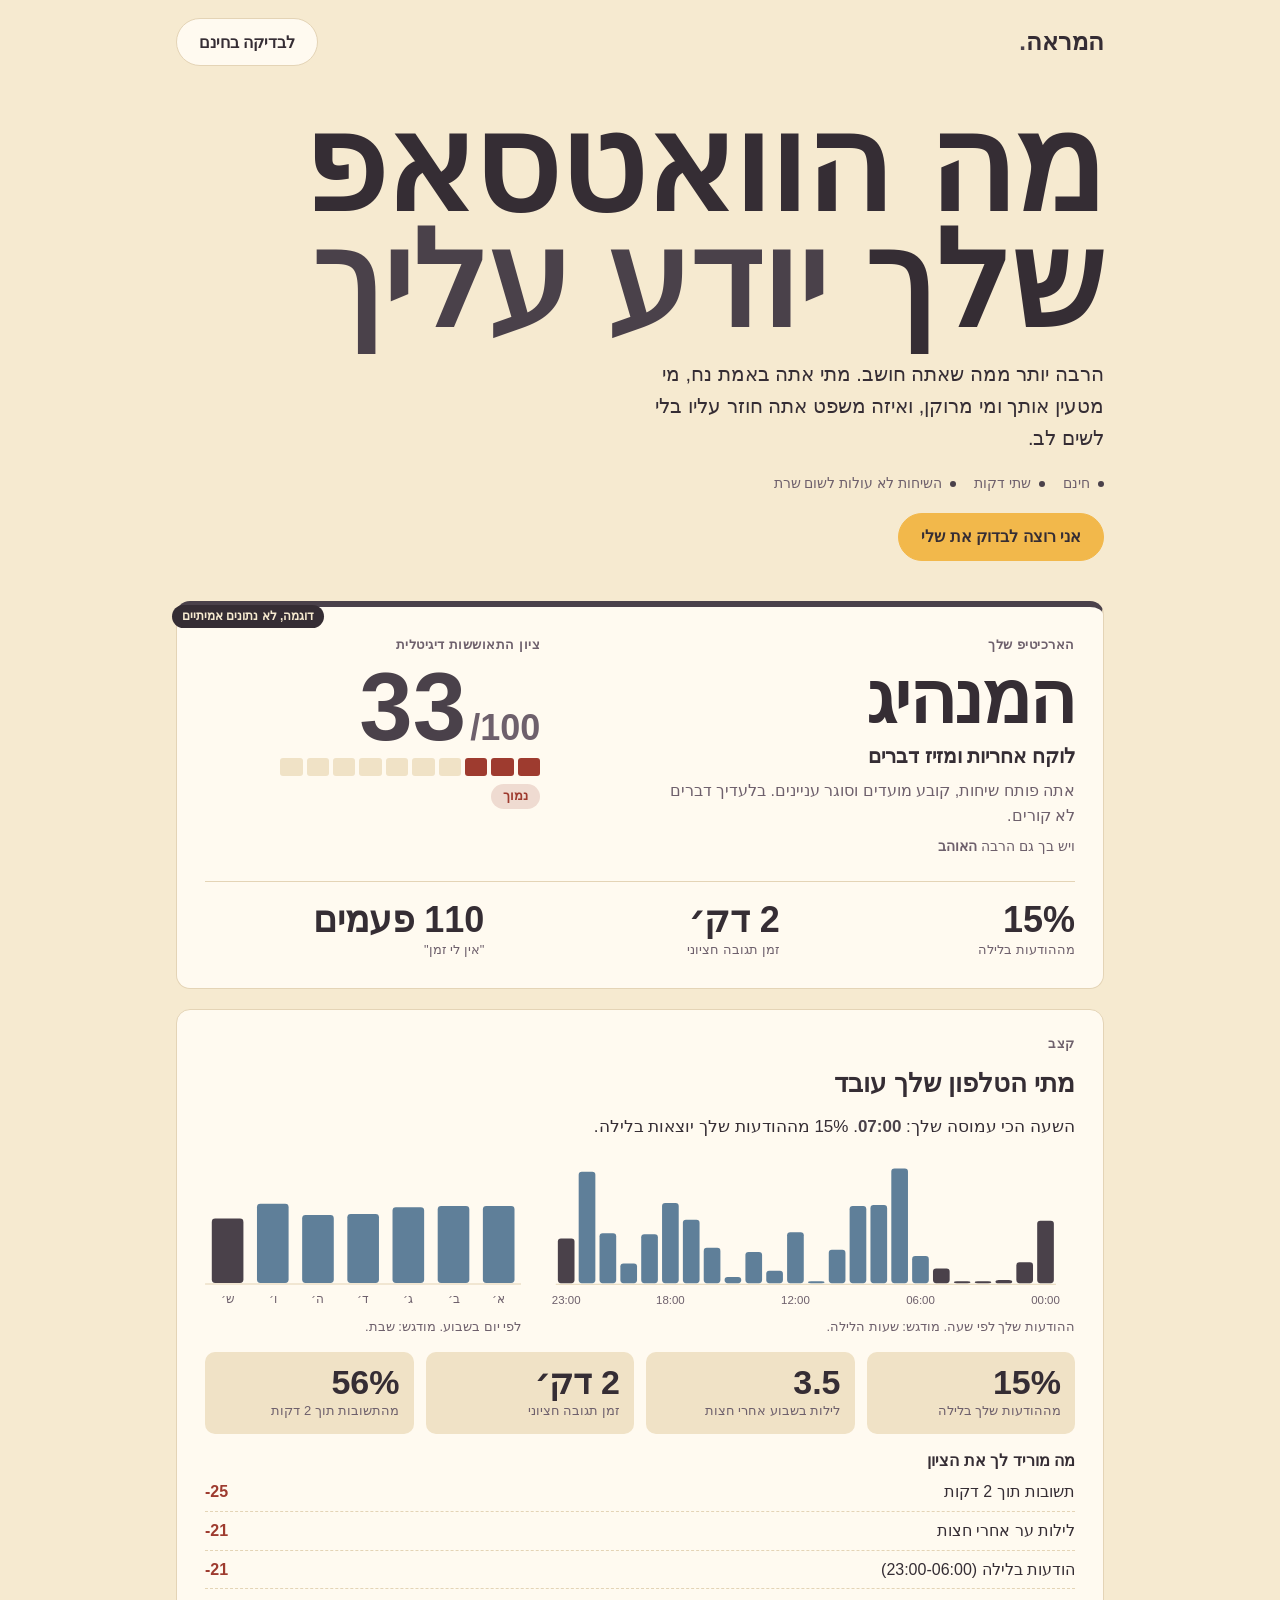
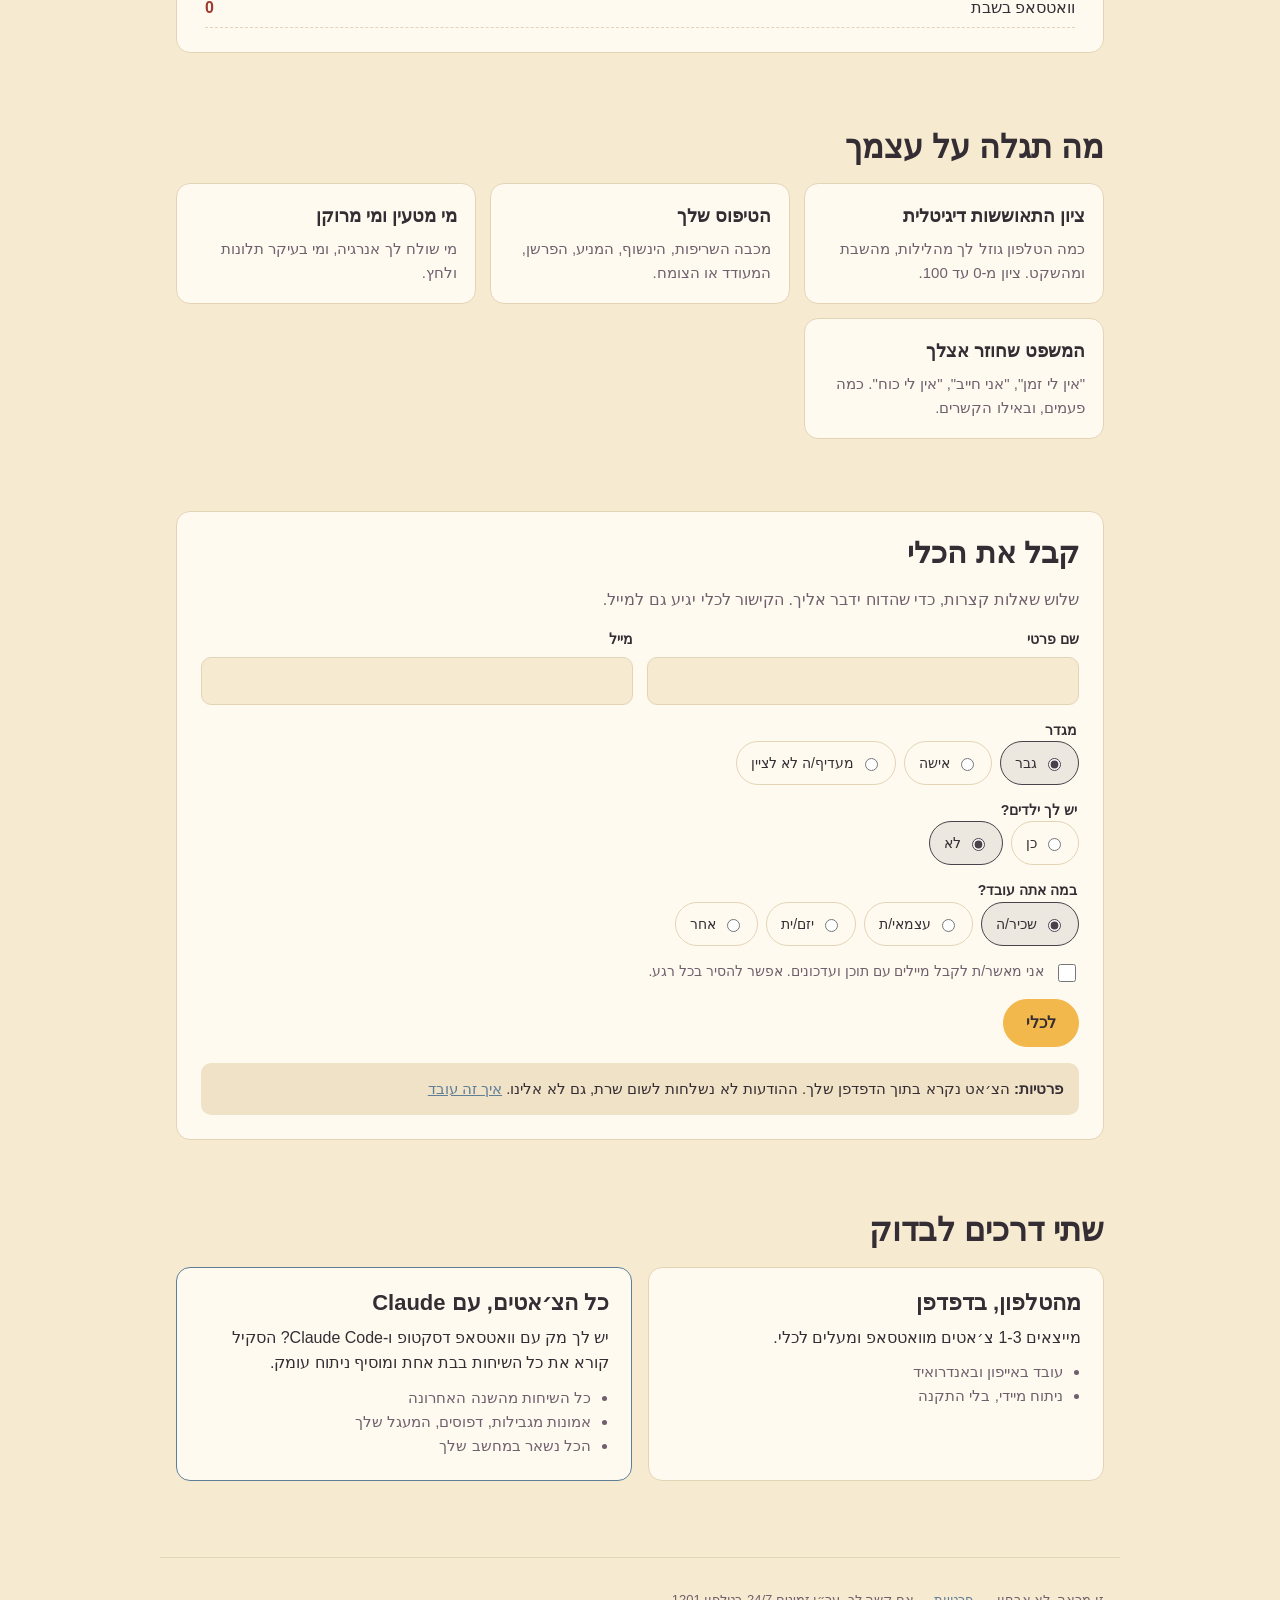
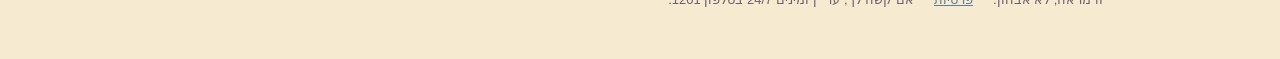
<file: whatsapp-insights/web/index.html>
<!doctype html>
<html lang="he" dir="rtl">
<head>
<meta charset="utf-8">
<meta name="viewport" content="width=device-width, initial-scale=1, viewport-fit=cover">
<title>מה הוואטסאפ שלך יודע עליך</title>
<meta name="description" content="כלי חינמי שקורא את הצ׳אטים שלך ומחזיר ציון התאוששות דיגיטלית, הטיפוס שלך, מי מטעין אותך ומי מרוקן. הכל רץ בתוך הדפדפן.">
<meta property="og:title" content="מה הוואטסאפ שלך יודע עליך">
<meta property="og:description" content="הרבה יותר ממה שאתה חושב. ציון התאוששות דיגיטלית, הטיפוס שלך, ומי מטעין אותך.">
<link rel="preconnect" href="https://fonts.googleapis.com">
<link rel="preconnect" href="https://fonts.gstatic.com" crossorigin>
<link rel="stylesheet" href="https://fonts.googleapis.com/css2?family=IBM+Plex+Sans+Hebrew:wght@400;500;600;700&family=Karantina:wght@400;700&display=swap">
<link rel="stylesheet" href="assets/styles.css">
</head>
<body>
<header class="wai-wrap site-head">
  <a class="site-mark" href="./">המראה<span>.</span></a>
  <a class="wai-btn" href="#signup">לבדיקה בחינם</a>
</header>

<main>
  <section class="wai-wrap hero">
    <h1>מה הוואטסאפ שלך <em>יודע עליך</em></h1>
    <p class="hero__sub">הרבה יותר ממה שאתה חושב. מתי אתה באמת נח, מי מטעין אותך ומי מרוקן, ואיזה משפט אתה חוזר עליו בלי לשים לב.</p>
    <ul class="hero__proof">
      <li>חינם</li>
      <li>שתי דקות</li>
      <li>השיחות לא עולות לשום שרת</li>
    </ul>
    <div><a class="wai-btn wai-btn--primary" href="#signup">אני רוצה לבדוק את שלי</a></div>
  </section>

  <section class="wai-wrap preview" aria-label="דוגמה לדוח">
    <span class="preview__label">דוגמה, לא נתונים אמיתיים</span>
    <div id="demo"></div>
  </section>

  <section class="wai-wrap block">
    <h2>מה תגלה על עצמך</h2>
    <ul class="discover">
      <li><b>ציון התאוששות דיגיטלית</b><span>כמה הטלפון גוזל לך מהלילות, מהשבת ומהשקט. ציון מ-0 עד 100.</span></li>
      <li><b>הטיפוס שלך</b><span>מכבה השריפות, הינשוף, המניע, הפרשן, המעודד או הצומח.</span></li>
      <li><b>מי מטעין ומי מרוקן</b><span>מי שולח לך אנרגיה, ומי בעיקר תלונות ולחץ.</span></li>
      <li><b>המשפט שחוזר אצלך</b><span>"אין לי זמן", "אני חייב", "אין לי כוח". כמה פעמים, ובאילו הקשרים.</span></li>
    </ul>
  </section>

  <section class="wai-wrap block" id="signup">
    <div class="signup">
      <h2>קבל את הכלי</h2>
      <p class="wai-muted">שלוש שאלות קצרות, כדי שהדוח ידבר אליך. הקישור לכלי יגיע גם למייל.</p>
      <form class="form" id="lead-form" novalidate>
        <div class="form__row">
          <div class="field"><label for="lead-name">שם פרטי</label><input id="lead-name" name="name" type="text" autocomplete="given-name" required></div>
          <div class="field"><label for="lead-email">מייל</label><input id="lead-email" name="email" type="email" autocomplete="email" inputmode="email" dir="ltr" required></div>
        </div>
        <fieldset class="field"><legend>מגדר</legend><div class="options">
          <label><input type="radio" name="gender" value="m" id="g-m" checked> גבר</label>
          <label><input type="radio" name="gender" value="f" id="g-f"> אישה</label>
          <label><input type="radio" name="gender" value="x" id="g-x"> מעדיף/ה לא לציין</label>
        </div></fieldset>
        <fieldset class="field"><legend>יש לך ילדים?</legend><div class="options">
          <label><input type="radio" name="kids" value="yes" id="k-yes"> כן</label>
          <label><input type="radio" name="kids" value="no" id="k-no" checked> לא</label>
        </div></fieldset>
        <fieldset class="field"><legend>במה אתה עובד?</legend><div class="options">
          <label><input type="radio" name="occupation" value="employee" id="o-emp" checked> שכיר/ה</label>
          <label><input type="radio" name="occupation" value="freelancer" id="o-free"> עצמאי/ת</label>
          <label><input type="radio" name="occupation" value="founder" id="o-found"> יזם/ית</label>
          <label><input type="radio" name="occupation" value="other" id="o-other"> אחר</label>
        </div></fieldset>
        <label class="consent" for="lead-consent"><input type="checkbox" id="lead-consent" name="consent"> אני מאשר/ת לקבל מיילים עם תוכן ועדכונים. אפשר להסיר בכל רגע.</label>
        <p class="form__error" id="lead-error" role="alert" hidden></p>
        <div><button type="submit" class="wai-btn wai-btn--primary">לכלי</button></div>
      </form>
      <p class="privacy-note"><b>פרטיות:</b> הצ׳אט נקרא בתוך הדפדפן שלך. ההודעות לא נשלחות לשום שרת, גם לא אלינו. <a href="privacy.html">איך זה עובד</a></p>
    </div>
  </section>

  <section class="wai-wrap block">
    <h2>שתי דרכים לבדוק</h2>
    <div class="paths">
      <div class="path">
        <h3>מהטלפון, בדפדפן</h3>
        <p>מייצאים 1-3 צ׳אטים מוואטסאפ ומעלים לכלי.</p>
        <ul><li>עובד באייפון ובאנדרואיד</li><li>ניתוח מיידי, בלי התקנה</li></ul>
      </div>
      <div class="path path--pro">
        <h3>כל הצ׳אטים, עם Claude</h3>
        <p>יש לך מק עם וואטסאפ דסקטופ ו-Claude Code? הסקיל קורא את כל השיחות בבת אחת ומוסיף ניתוח עומק.</p>
        <ul><li>כל השיחות מהשנה האחרונה</li><li>אמונות מגבילות, דפוסים, המעגל שלך</li><li>הכל נשאר במחשב שלך</li></ul>
      </div>
    </div>
  </section>
</main>

<footer class="wai-wrap site-foot">
  <span>זו מראה, לא אבחון.</span>
  <a href="privacy.html">פרטיות</a>
  <span>אם קשה לך, ער״ן זמינים 24/7 בטלפון 1201.</span>
</footer>

<script src="config.js"></script>
<script src="assets/lexicon.js"></script>
<script src="assets/engine.js"></script>
<script src="assets/dashboard.js"></script>
<script src="assets/demo.js"></script>
<script src="assets/landing.js"></script>
</body>
</html>
</file>
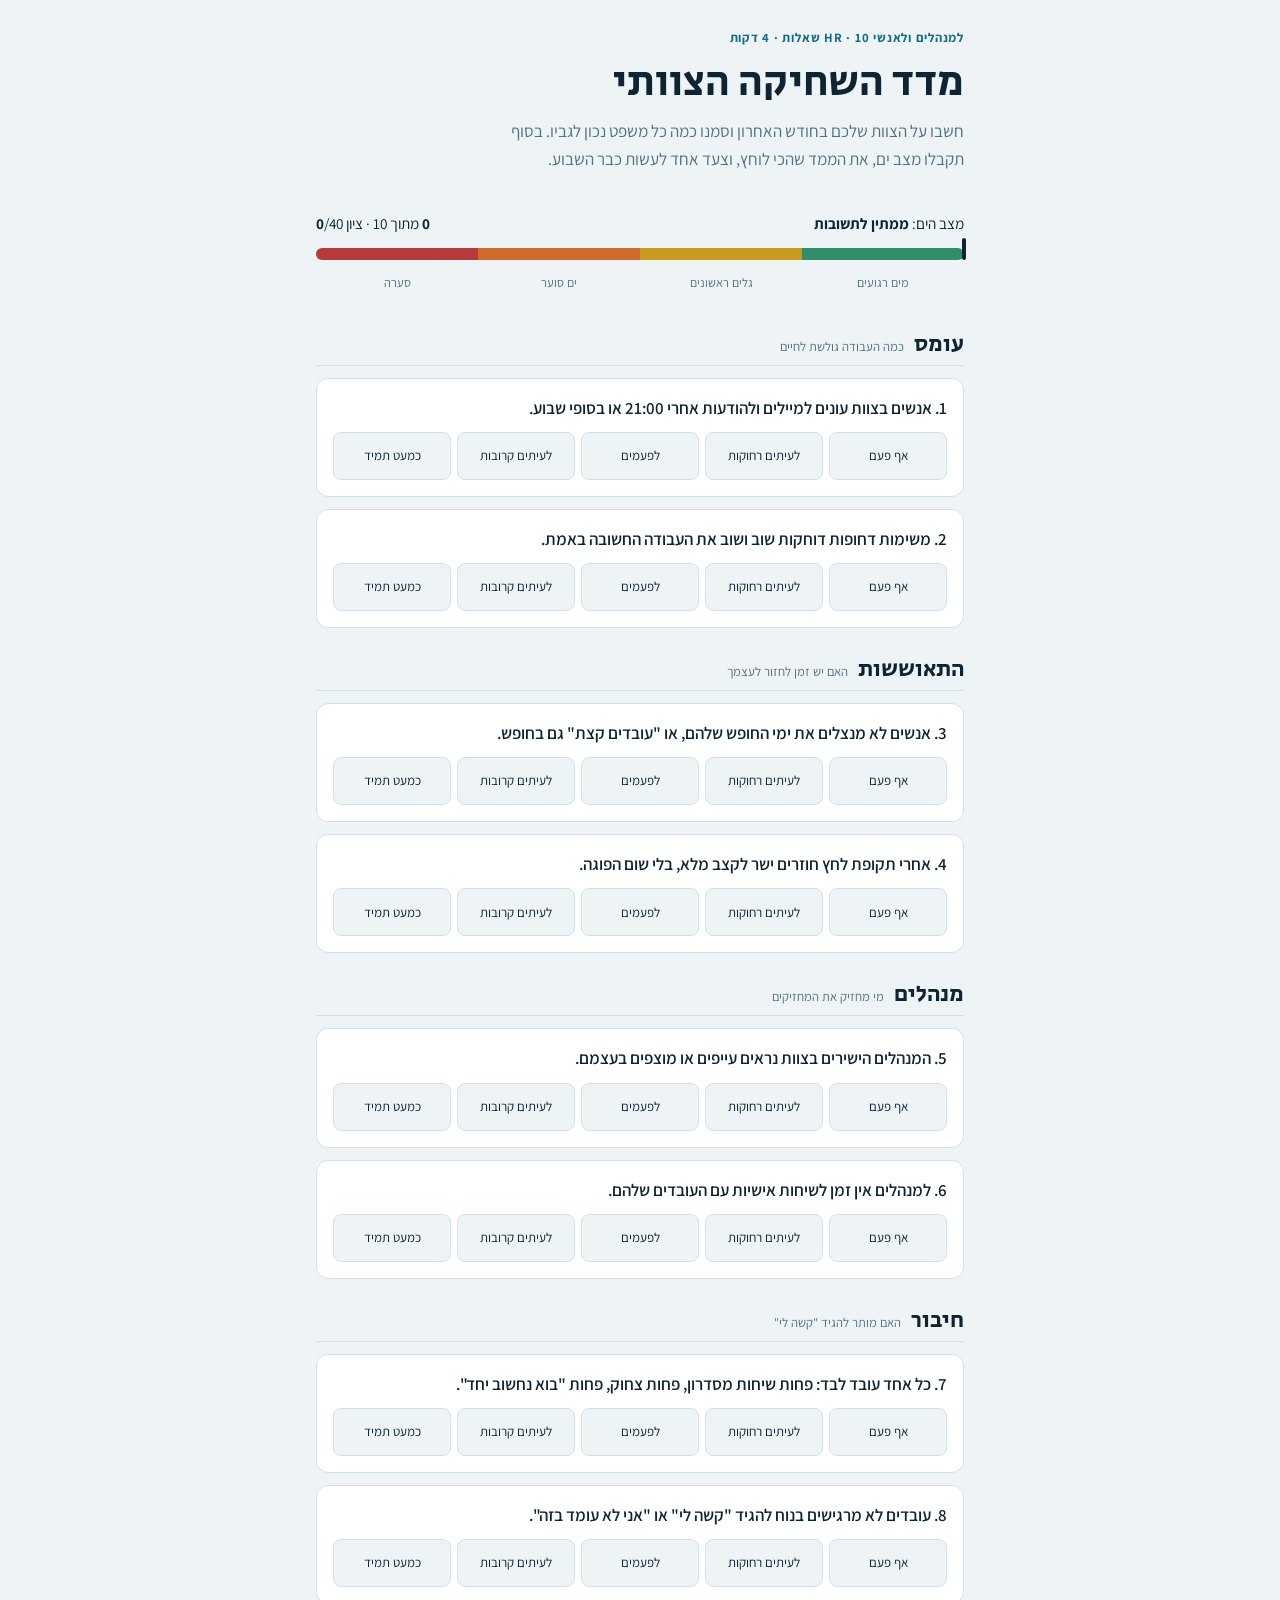
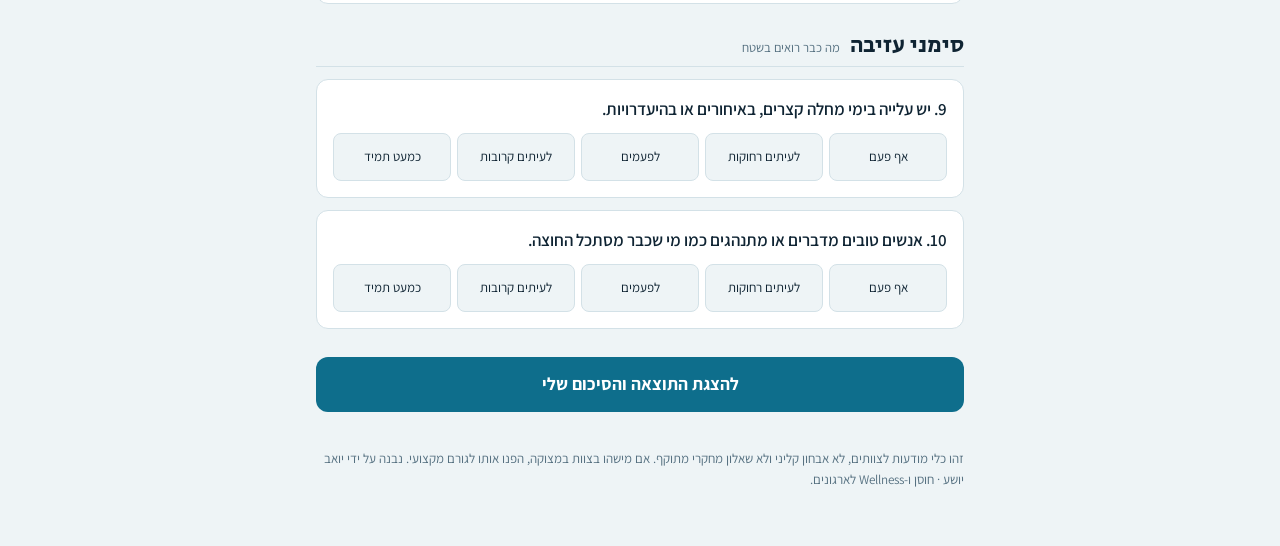
<file: lead-magnets/team-burnout-index-standalone.html>
<!DOCTYPE html>
<html lang="he" dir="rtl">
<head>
<meta charset="utf-8">
<meta name="viewport" content="width=device-width, initial-scale=1">
<title>מדד השחיקה הצוותי</title>
<meta name="description" content="10 שאלות למנהלים ולאנשי HR: מה מצב השחיקה בצוות שלכם, מה הממד הכי לוחץ, ומה עושים עם זה השבוע.">
<link rel="preconnect" href="https://fonts.googleapis.com">
<link rel="preconnect" href="https://fonts.gstatic.com" crossorigin>
<link rel="stylesheet" href="https://fonts.googleapis.com/css2?family=Secular+One&family=Assistant:wght@400;600;700&display=swap">
<style>
*, *::before, *::after { box-sizing: border-box; }
html, body { margin: 0; }
img { max-width: 100%; }
[hidden] { display: none !important; }
/* Layout: one narrow column, sea-state gauge on top, question cards below, result panel at the end */
:root {
  --bg: #eef4f6;
  --surface: #ffffff;
  --fg: #0f2433;
  --muted: #557080;
  --line: #d3e1e7;
  --accent: #0e6e8c;
  --accent-soft: #dcedf2;
  --calm: #2f8f6b;
  --waves: #c99a1e;
  --rough: #d06a2c;
  --storm: #b93a3a;
  --font-display: "Secular One", "Assistant", system-ui, sans-serif;
  --font-body: "Assistant", system-ui, -apple-system, "Segoe UI", Arial, sans-serif;
}
@media (prefers-color-scheme: dark) {
  :root:not([data-theme="light"]) {
    --bg: #0a1820; --surface: #10232e; --fg: #e4eff3; --muted: #8fabb8; --line: #1f3a48;
    --accent: #5cc0de; --accent-soft: #143340;
    --calm: #4fbf93; --waves: #e0b844; --rough: #ec8a4c; --storm: #ef6a6a;
    color-scheme: dark;
  }
}
:root[data-theme="dark"] {
  --bg: #0a1820; --surface: #10232e; --fg: #e4eff3; --muted: #8fabb8; --line: #1f3a48;
  --accent: #5cc0de; --accent-soft: #143340;
  --calm: #4fbf93; --waves: #e0b844; --rough: #ec8a4c; --storm: #ef6a6a;
  color-scheme: dark;
}
body { background: var(--bg); color: var(--fg); font-family: var(--font-body); font-size: 17px; line-height: 1.6; }
.wrap { max-width: 680px; margin: 0 auto; padding-inline: 16px; padding-block: 28px 56px; display: grid; gap: 28px; }
h1, h2, h3 { font-family: var(--font-display); font-weight: 400; text-wrap: balance; margin: 0; line-height: 1.2; }
h1 { font-size: clamp(2rem, 6vw, 2.6rem); }
h2 { font-size: 1.45rem; }
p { margin: 0; }
.eyebrow { font-size: .8rem; letter-spacing: .06em; color: var(--accent); font-weight: 700; }
.lede { color: var(--muted); max-width: 60ch; }
header { display: grid; gap: 10px; }

/* gauge */
.gauge { position: sticky; top: env(safe-area-inset-top, 0px); z-index: 2; background: var(--bg); padding-block: 10px; display: grid; gap: 8px; }
.gauge-row { display: flex; justify-content: space-between; align-items: baseline; gap: 12px; flex-wrap: wrap; font-size: .95rem; }
.gauge-row strong { font-variant-numeric: tabular-nums; }
.scale { position: relative; height: 12px; border-radius: 6px; display: grid; grid-template-columns: repeat(4, 1fr); overflow: hidden; }
.scale span:nth-child(1) { background: var(--calm); }
.scale span:nth-child(2) { background: var(--waves); }
.scale span:nth-child(3) { background: var(--rough); }
.scale span:nth-child(4) { background: var(--storm); }
.marker { position: absolute; top: -5px; width: 4px; height: 22px; background: var(--fg); border-radius: 2px; transition: inset-inline-start .35s ease; }
.scale-wrap { position: relative; padding-block: 5px; }
.scale-labels { display: grid; grid-template-columns: repeat(4, 1fr); font-size: .78rem; color: var(--muted); text-align: center; }

/* questions */
.dim { display: grid; gap: 12px; }
.dim-head { display: flex; align-items: baseline; gap: 10px; border-bottom: 1px solid var(--line); padding-bottom: 6px; }
.dim-head .tag { font-size: .8rem; color: var(--muted); }
.q { background: var(--surface); border: 1px solid var(--line); border-radius: 12px; padding: 16px; display: grid; gap: 12px; }
.q legend { font-weight: 600; padding: 0; margin-bottom: 10px; }
.q fieldset { border: 0; margin: 0; padding: 0; min-width: 0; }
.opts { display: grid; grid-template-columns: repeat(5, 1fr); gap: 6px; }
.opts label { position: relative; }
.opts input { position: absolute; opacity: 0; inset: 0; margin: 0; cursor: pointer; }
.opts span { display: grid; place-items: center; min-height: 48px; padding: 6px 4px; text-align: center; font-size: .82rem; line-height: 1.2; border: 1px solid var(--line); border-radius: 8px; background: var(--bg); color: var(--fg); cursor: pointer; transition: background .15s, border-color .15s; }
.opts input:checked + span { background: var(--accent); border-color: var(--accent); color: var(--surface); font-weight: 700; }
.opts input:focus-visible + span { outline: 3px solid var(--accent); outline-offset: 2px; }
@media (max-width: 460px) { .opts span { font-size: .74rem; min-height: 54px; } }

/* result */
.result { background: var(--surface); border: 2px solid var(--line); border-radius: 14px; padding: 22px; display: grid; gap: 14px; }
.result[data-band="calm"] { border-color: var(--calm); }
.result[data-band="waves"] { border-color: var(--waves); }
.result[data-band="rough"] { border-color: var(--rough); }
.result[data-band="storm"] { border-color: var(--storm); }
.big { font-family: var(--font-display); font-size: 3rem; line-height: 1; font-variant-numeric: tabular-nums; }
.big small { font-size: 1.1rem; color: var(--muted); }
.band-name { font-family: var(--font-display); font-size: 1.5rem; }
.bars { display: grid; gap: 8px; }
.bar { display: grid; grid-template-columns: 7.5em 1fr 3em; align-items: center; gap: 10px; font-size: .92rem; }
.bar .track { height: 8px; background: var(--accent-soft); border-radius: 4px; overflow: hidden; }
.bar .fill { height: 100%; background: var(--accent); border-radius: 4px; transition: width .35s ease; }
.bar .num { font-variant-numeric: tabular-nums; color: var(--muted); text-align: start; }
.tip { background: var(--accent-soft); border-radius: 10px; padding: 14px; display: grid; gap: 4px; }
.cta { display: grid; gap: 10px; border-top: 1px solid var(--line); padding-top: 14px; }
.msg { font-family: var(--font-body); background: var(--bg); border: 1px dashed var(--line); border-radius: 8px; padding: 10px 12px; user-select: all; }
button { font: inherit; font-weight: 700; border: 0; border-radius: 10px; padding: 12px 18px; background: var(--accent); color: var(--surface); cursor: pointer; justify-self: start; }
button:focus-visible { outline: 3px solid var(--fg); outline-offset: 2px; }
button.ghost { background: transparent; color: var(--accent); border: 1px solid var(--accent); }
.big-btn { display: block; width: 100%; text-align: center; font: inherit; font-weight: 700; font-size: 1.1rem; line-height: 1.3; padding: 16px 20px; border: 0; border-radius: 12px; background: var(--accent); color: var(--surface); text-decoration: none; cursor: pointer; }
.big-btn:hover { filter: brightness(1.08); }
.big-btn:focus-visible { outline: 3px solid var(--fg); outline-offset: 2px; }
.submit-row { display: grid; gap: 8px; }
.score-line { display: flex; align-items: baseline; gap: 16px; flex-wrap: wrap; }
.q.need { border-color: var(--storm); box-shadow: 0 0 0 2px var(--storm); }
.actions { display: flex; gap: 10px; flex-wrap: wrap; }
.note { font-size: .82rem; color: var(--muted); }
.pending { color: var(--muted); }
@media (prefers-reduced-motion: reduce) { * { transition: none !important; } }
</style>
</head>
<body>
<div class="wrap" dir="rtl" lang="he">
  <header>
    <div class="eyebrow">למנהלים ולאנשי HR · 10 שאלות · 4 דקות</div>
    <h1>מדד השחיקה הצוותי</h1>
    <p class="lede">חשבו על הצוות שלכם בחודש האחרון וסמנו כמה כל משפט נכון לגביו. בסוף תקבלו מצב ים, את הממד שהכי לוחץ, וצעד אחד לעשות כבר השבוע.</p>
  </header>

  <div class="gauge" aria-live="polite">
    <div class="gauge-row">
      <span>מצב הים: <strong id="gBand">ממתין לתשובות</strong></span>
      <span><strong id="gCount">0</strong> מתוך 10 · ציון <strong id="gScore">0</strong>/40</span>
    </div>
    <div class="scale-wrap">
      <div class="scale" aria-hidden="true"><span></span><span></span><span></span><span></span></div>
      <div class="marker" id="marker" style="inset-inline-start:0%"></div>
    </div>
    <div class="scale-labels"><span>מים רגועים</span><span>גלים ראשונים</span><span>ים סוער</span><span>סערה</span></div>
  </div>

  <form id="quiz" novalidate></form>

  <div class="submit-row">
    <button type="button" class="big-btn" id="showBtn">להצגת התוצאה והסיכום שלי</button>
    <span class="note" id="missing" aria-live="polite"></span>
  </div>

  <section class="result" id="result" hidden>
    <div class="eyebrow">הסיכום שלכם</div>
    <div class="score-line">
      <div class="big"><span id="rScore">0</span><small> / 40</small></div>
      <div class="band-name" id="rBand"></div>
    </div>
    <p id="rText"></p>
    <div class="bars" id="rBars"></div>
    <div class="tip">
      <strong id="rTipTitle"></strong>
      <span id="rTip"></span>
    </div>
    <div class="cta">
      <h3>הצעד הבא: 3 צעדים מותאמים לצוות שלכם</h3>
      <p>שלחו לי את התוצאה, ואחזור אליכם אישית עם 3 צעדים לפי הציון והממד הכי לוחץ. בלי התחייבות.</p>
      <div class="msg" id="rMsg"></div>
      <a class="big-btn" id="ctaBtn" href="https://www.linkedin.com/in/yoav-yosha/" target="_blank" rel="noopener">שלחו לי את התוצאה וקבלו 3 צעדים</a>
      <span class="note" id="ctaNote">הלחיצה מעתיקה את ההודעה ופותחת את הפרופיל שלי בלינקדאין. לחצו שם על "הודעה" והדביקו. מעדיפים אינסטגרם? <span style="user-select:all">@yoav_yosha</span></span>
      <button type="button" class="ghost" id="resetBtn">התחלה מחדש</button>
    </div>
  </section>

  <p class="note">זהו כלי מודעות לצוותים, לא אבחון קליני ולא שאלון מחקרי מתוקף. אם מישהו בצוות במצוקה, הפנו אותו לגורם מקצועי. נבנה על ידי יואב יושע · חוסן ו-Wellness לארגונים.</p>
</div>

<script>
(function () {
  var OPTS = ["אף פעם", "לעיתים רחוקות", "לפעמים", "לעיתים קרובות", "כמעט תמיד"];
  var DIMS = [
    { key: "load", name: "עומס", tag: "כמה העבודה גולשת לחיים",
      tipTitle: "הצעד לשבוע הזה: שעת שקט צוותית",
      tip: "קבעו יחד כלל אחד: בלי הודעות עבודה אחרי 20:00 למשך שבועיים, כולל המנהלים. בסוף השבועיים שאלו את הצוות מה השתנה.",
      qs: ["אנשים בצוות עונים למיילים ולהודעות אחרי 21:00 או בסופי שבוע.",
           "משימות דחופות דוחקות שוב ושוב את העבודה החשובה באמת."] },
    { key: "recovery", name: "התאוששות", tag: "האם יש זמן לחזור לעצמך",
      tipTitle: "הצעד לשבוע הזה: התאוששות ביומן",
      tip: "אחרי כל שיא (השקה, סגירת רבעון, חזרה ממילואים) שימו ביומן יום או חצי יום מופחת עומס. מתכננים אותו מראש, לא \"כשיהיה זמן\".",
      qs: ["אנשים לא מנצלים את ימי החופש שלהם, או \"עובדים קצת\" גם בחופש.",
           "אחרי תקופת לחץ חוזרים ישר לקצב מלא, בלי שום הפוגה."] },
    { key: "managers", name: "מנהלים", tag: "מי מחזיק את המחזיקים",
      tipTitle: "הצעד לשבוע הזה: לבדוק את המנהלים",
      tip: "שאלו כל מנהל בצוות שאלה אחת: \"מי מחזיק אותך?\". 15 דקות בשבוע של שיחה אישית עם המנהל שלו שוות יותר מעוד סדנה לכל החברה.",
      qs: ["המנהלים הישירים בצוות נראים עייפים או מוצפים בעצמם.",
           "למנהלים אין זמן לשיחות אישיות עם העובדים שלהם."] },
    { key: "connection", name: "חיבור", tag: "האם מותר להגיד \"קשה לי\"",
      tipTitle: "הצעד לשבוע הזה: סבב של 3 דקות",
      tip: "פתחו כל ישיבת צוות בסבב קצר: מספר מ-1 עד 10 ומילה אחת שמתארת את השבוע. בלי לפתור ובלי לנתח. רק לשמוע.",
      qs: ["כל אחד עובד לבד: פחות שיחות מסדרון, פחות צחוק, פחות \"בוא נחשוב יחד\".",
           "עובדים לא מרגישים בנוח להגיד \"קשה לי\" או \"אני לא עומד בזה\"."] },
    { key: "exit", name: "סימני עזיבה", tag: "מה כבר רואים בשטח",
      tipTitle: "הצעד לשבוע הזה: להסתכל על המספרים",
      tip: "השוו את ימי המחלה הקצרים (יום-יומיים) ב-3 החודשים האחרונים לאותה תקופה אשתקד, ושבו לשיחה אישית עם 2 האנשים שהכי חשוב לכם לשמור.",
      qs: ["יש עלייה בימי מחלה קצרים, באיחורים או בהיעדרויות.",
           "אנשים טובים מדברים או מתנהגים כמו מי שכבר מסתכל החוצה."] }
  ];
  var BANDS = [
    { key: "calm", max: 10, name: "מים רגועים",
      text: "הצוות במצב טוב. יש עומס, אבל יש גם התאוששות וחיבור. המשימה עכשיו היא לשמור על זה כשהלחץ יעלה, ולא לחכות לגל הבא." },
    { key: "waves", max: 20, name: "גלים ראשונים",
      text: "יש סימנים מוקדמים. מבחוץ הכל עובד, אבל הצוות מתחיל לשלם על זה מהרזרבות של עצמו. זה השלב הכי זול לטפל בו." },
    { key: "rough", max: 30, name: "ים סוער",
      text: "שחיקה פעילה. אנשים מחזיקים, אבל במחיר. בלי שינוי בעבודה עצמה, השלב הבא הוא ימי מחלה ועזיבות של אנשים שקשה להחליף." },
    { key: "storm", max: 40, name: "סערה",
      text: "הצוות על הקצה. זה כבר לא עניין של הטבה או סדנה. צריך לעצור, למדוד מה בדיוק שוחק, ולבנות תוכנית עם המנהלים. עכשיו." }
  ];

  var form = document.getElementById("quiz");
  var qIndex = 0;
  DIMS.forEach(function (d) {
    var sec = document.createElement("section");
    sec.className = "dim";
    var head = document.createElement("div");
    head.className = "dim-head";
    var h = document.createElement("h2"); h.textContent = d.name;
    var t = document.createElement("span"); t.className = "tag"; t.textContent = d.tag;
    head.appendChild(h); head.appendChild(t); sec.appendChild(head);
    d.qs.forEach(function (text) {
      qIndex++;
      var id = "q" + qIndex;
      var box = document.createElement("div"); box.className = "q";
      var fs = document.createElement("fieldset");
      var lg = document.createElement("legend"); lg.textContent = qIndex + ". " + text;
      fs.appendChild(lg);
      var opts = document.createElement("div"); opts.className = "opts";
      OPTS.forEach(function (label, v) {
        var l = document.createElement("label");
        var inp = document.createElement("input");
        inp.type = "radio"; inp.name = id; inp.value = v; inp.id = id + "_" + v;
        inp.dataset.dim = d.key;
        var s = document.createElement("span"); s.textContent = label;
        l.appendChild(inp); l.appendChild(s); opts.appendChild(l);
      });
      fs.appendChild(opts); box.appendChild(fs); sec.appendChild(box);
    });
    form.appendChild(sec);
  });
  form.style.display = "grid"; form.style.gap = "28px";

  function bandFor(score) {
    for (var i = 0; i < BANDS.length; i++) if (score <= BANDS[i].max) return BANDS[i];
    return BANDS[BANDS.length - 1];
  }

  function compute() {
    var total = 0, answered = 0, dims = {};
    DIMS.forEach(function (d) { dims[d.key] = 0; });
    for (var i = 1; i <= 10; i++) {
      var c = form.querySelector('input[name="q' + i + '"]:checked');
      if (c) { answered++; var v = +c.value; total += v; dims[c.dataset.dim] += v; }
    }
    return { total: total, answered: answered, dims: dims };
  }

  var WHATSAPP = ""; /* מספר וואטסאפ בפורמט בינלאומי, למשל 972501234567. ריק = שליחה דרך לינקדאין */
  var revealed = false;

  function render() {
    var r = compute();
    document.getElementById("gCount").textContent = r.answered;
    document.getElementById("gScore").textContent = r.total;
    var pct = Math.min(100, (r.total / 40) * 100);
    document.getElementById("marker").style.insetInlineStart = "calc(" + pct + "% - 2px)";
    var band = bandFor(r.total);
    document.getElementById("gBand").textContent = r.answered ? band.name : "ממתין לתשובות";

    var res = document.getElementById("result");
    if (!revealed) return;
    res.setAttribute("data-band", band.key);

    document.getElementById("rScore").textContent = r.total;
    document.getElementById("rBand").textContent = band.name;
    document.getElementById("rText").textContent = band.text;

    var top = DIMS[0];
    var bars = document.getElementById("rBars");
    bars.textContent = "";
    DIMS.forEach(function (d) {
      if (r.dims[d.key] > r.dims[top.key]) top = d;
      var row = document.createElement("div"); row.className = "bar";
      var n = document.createElement("span"); n.textContent = d.name;
      var tr = document.createElement("div"); tr.className = "track";
      var f = document.createElement("div"); f.className = "fill"; f.style.width = (r.dims[d.key] / 8 * 100) + "%";
      tr.appendChild(f);
      var num = document.createElement("span"); num.className = "num"; num.textContent = r.dims[d.key] + "/8";
      row.appendChild(n); row.appendChild(tr); row.appendChild(num);
      bars.appendChild(row);
    });
    document.getElementById("rTipTitle").textContent = top.tipTitle + " (" + top.name + ")";
    document.getElementById("rTip").textContent = top.tip;
    document.getElementById("rMsg").textContent =
      "היי יואב, מילאתי את מדד השחיקה הצוותי. הציון שלנו: " + r.total + "/40 (" + band.name + "). הממד הכי לוחץ: " + top.name + ". אשמח ל-3 הצעדים.";
    if (WHATSAPP) {
      document.getElementById("ctaBtn").href = "https://wa.me/" + WHATSAPP + "?text=" + encodeURIComponent(document.getElementById("rMsg").textContent);
      document.getElementById("ctaBtn").textContent = "שליחת התוצאה בוואטסאפ וקבלת 3 צעדים";
      document.getElementById("ctaNote").textContent = "הלחיצה פותחת וואטסאפ עם ההודעה מוכנה. רק ללחוץ שלח.";
    }
  }

  form.addEventListener("change", function (e) {
    var q = e.target.closest(".q"); if (q) q.classList.remove("need");
    if (!revealed && document.getElementById("missing").textContent) {
      var left = 10 - compute().answered;
      document.getElementById("missing").textContent = left ? "חסרות עוד " + left + " תשובות." : "";
    }
    render();
  });
  form.addEventListener("submit", function (e) { e.preventDefault(); });

  document.getElementById("showBtn").addEventListener("click", function () {
    var r = compute();
    var missing = document.getElementById("missing");
    if (r.answered < 10) {
      var first = null;
      for (var i = 1; i <= 10; i++) {
        if (!form.querySelector('input[name="q' + i + '"]:checked')) {
          var box = form.querySelector('input[name="q' + i + '"]').closest(".q");
          box.classList.add("need");
          if (!first) first = box;
        }
      }
      missing.textContent = "חסרות עוד " + (10 - r.answered) + " תשובות. סימנו לכם את השאלות שנשארו.";
      first.scrollIntoView({ behavior: "smooth", block: "center" });
      return;
    }
    missing.textContent = "";
    revealed = true;
    document.getElementById("result").hidden = false;
    render();
    document.getElementById("result").scrollIntoView({ behavior: "smooth", block: "start" });
  });

  document.getElementById("ctaBtn").addEventListener("click", function () {
    if (WHATSAPP) return;
    var text = document.getElementById("rMsg").textContent;
    var note = document.getElementById("ctaNote");
    try {
      navigator.clipboard.writeText(text).then(function () {
        note.textContent = "ההודעה הועתקה. בלינקדאין לחצו על \"הודעה\" והדביקו.";
      }, function () {});
    } catch (e) {}
  });

  document.getElementById("resetBtn").addEventListener("click", function () {
    form.reset();
    revealed = false;
    document.getElementById("result").hidden = true;
    document.getElementById("missing").textContent = "";
    render();
    window.scrollTo({ top: 0, behavior: "smooth" });
  });

  render();
})();
</script>

</body>
</html>
</file>
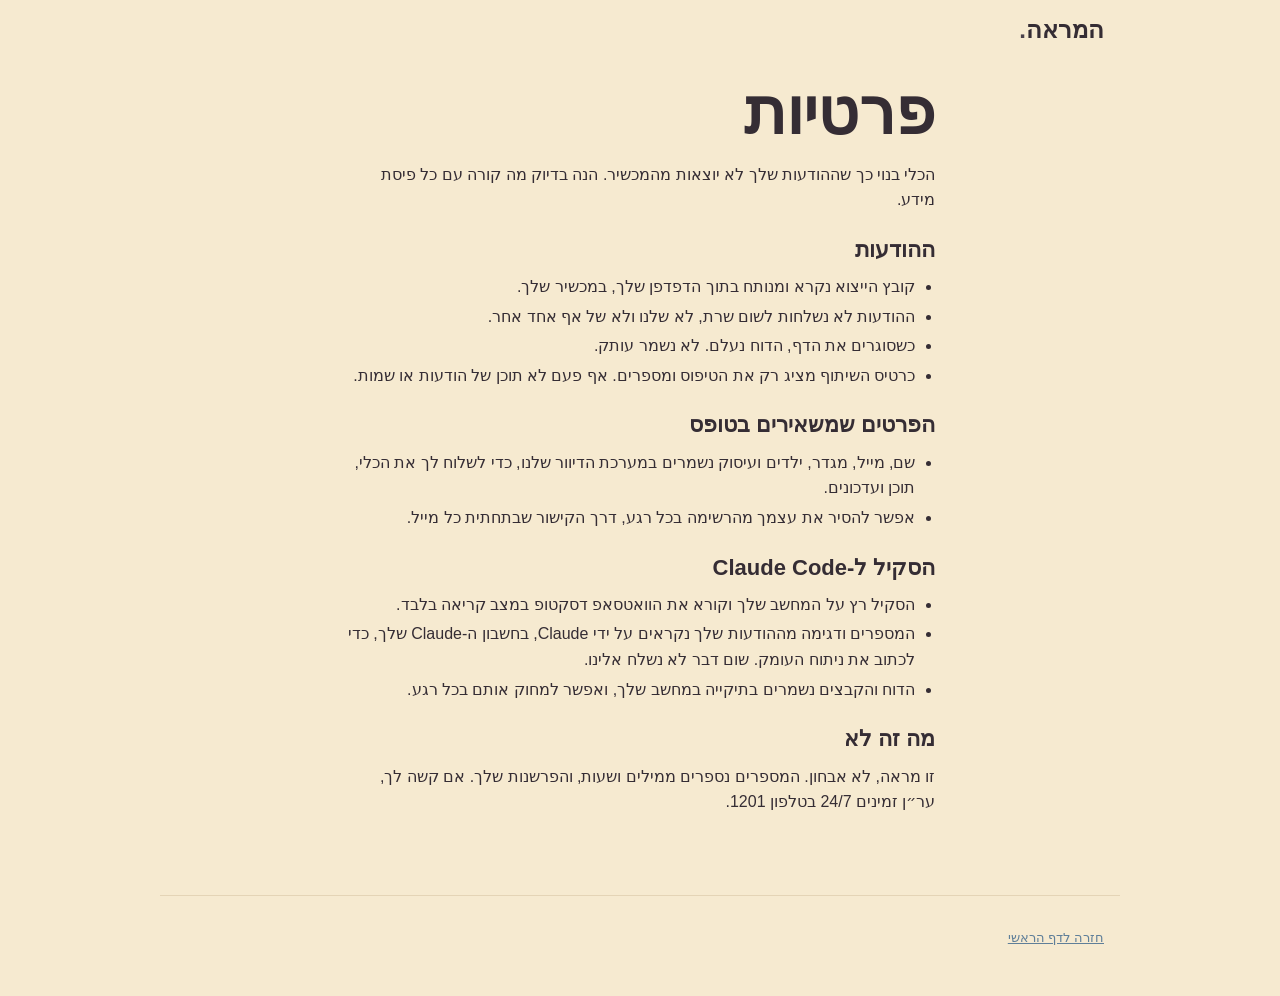
<file: whatsapp-insights/web/privacy.html>
<!doctype html>
<html lang="he" dir="rtl">
<head>
<meta charset="utf-8">
<meta name="viewport" content="width=device-width, initial-scale=1, viewport-fit=cover">
<title>המראה · פרטיות</title>
<link rel="stylesheet" href="https://fonts.googleapis.com/css2?family=IBM+Plex+Sans+Hebrew:wght@400;500;600;700&family=Karantina:wght@400;700&display=swap">
<link rel="stylesheet" href="assets/styles.css">
</head>
<body>
<header class="wai-wrap site-head">
  <a class="site-mark" href="./">המראה<span>.</span></a>
</header>
<main class="wai-wrap prose">
  <h1>פרטיות</h1>
  <p>הכלי בנוי כך שההודעות שלך לא יוצאות מהמכשיר. הנה בדיוק מה קורה עם כל פיסת מידע.</p>

  <h2>ההודעות</h2>
  <ul>
    <li>קובץ הייצוא נקרא ומנותח בתוך הדפדפן שלך, במכשיר שלך.</li>
    <li>ההודעות לא נשלחות לשום שרת, לא שלנו ולא של אף אחד אחר.</li>
    <li>כשסוגרים את הדף, הדוח נעלם. לא נשמר עותק.</li>
    <li>כרטיס השיתוף מציג רק את הטיפוס ומספרים. אף פעם לא תוכן של הודעות או שמות.</li>
  </ul>

  <h2>הפרטים שמשאירים בטופס</h2>
  <ul>
    <li>שם, מייל, מגדר, ילדים ועיסוק נשמרים במערכת הדיוור שלנו, כדי לשלוח לך את הכלי, תוכן ועדכונים.</li>
    <li>אפשר להסיר את עצמך מהרשימה בכל רגע, דרך הקישור שבתחתית כל מייל.</li>
  </ul>

  <h2>הסקיל ל-Claude Code</h2>
  <ul>
    <li>הסקיל רץ על המחשב שלך וקורא את הוואטסאפ דסקטופ במצב קריאה בלבד.</li>
    <li>המספרים ודגימה מההודעות שלך נקראים על ידי Claude, בחשבון ה-Claude שלך, כדי לכתוב את ניתוח העומק. שום דבר לא נשלח אלינו.</li>
    <li>הדוח והקבצים נשמרים בתיקייה במחשב שלך, ואפשר למחוק אותם בכל רגע.</li>
  </ul>

  <h2>מה זה לא</h2>
  <p>זו מראה, לא אבחון. המספרים נספרים ממילים ושעות, והפרשנות שלך. אם קשה לך, ער״ן זמינים 24/7 בטלפון <span class="wai-select">1201</span>.</p>
</main>
<footer class="wai-wrap site-foot"><a href="./">חזרה לדף הראשי</a></footer>
</body>
</html>
</file>
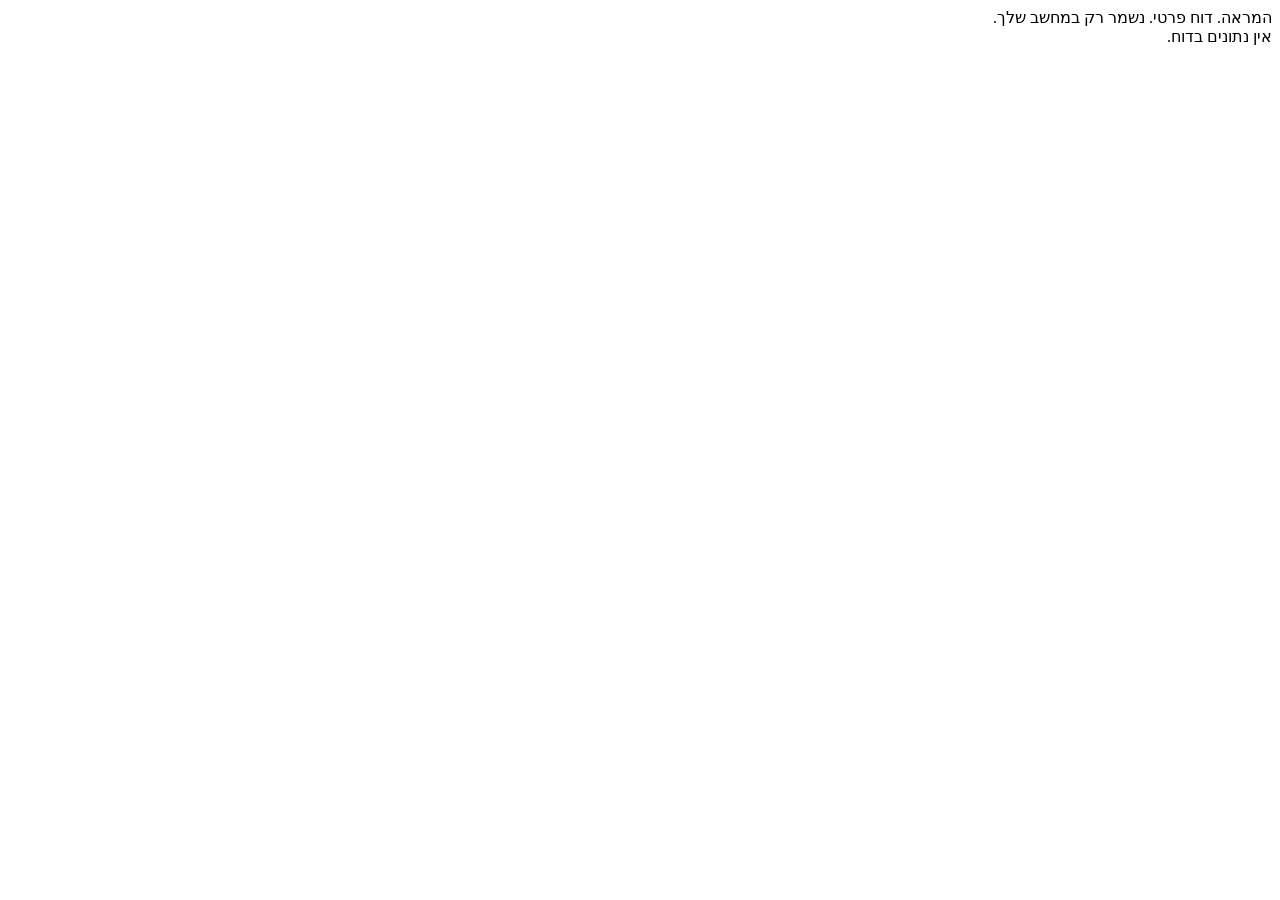
<file: whatsapp-insights/web/report-template.html>
<!doctype html>
<html lang="he" dir="rtl">
<head>
<meta charset="utf-8">
<meta name="viewport" content="width=device-width, initial-scale=1, viewport-fit=cover">
<title>הדוח שלי · מה הוואטסאפ שלי יודע עליי</title>
<link rel="preconnect" href="https://fonts.googleapis.com">
<link rel="preconnect" href="https://fonts.gstatic.com" crossorigin>
<link rel="stylesheet" href="https://fonts.googleapis.com/css2?family=Heebo:wght@400;500;600;700;800;900&family=Barlow+Condensed:wght@600;700&display=swap">
<!--INLINE_CSS:styles.css-->
</head>
<body>
<header class="wai-wrap site-head">
  <span class="site-mark">המראה<span>.</span></span>
  <span class="wai-muted">דוח פרטי. נשמר רק במחשב שלך.</span>
</header>
<main class="wai-wrap" id="app"></main>
<div class="wai-wrap card-preview" hidden>
  <p class="wai-muted">הכרטיס שלך לשיתוף:</p>
  <img data-wai-card-preview alt="הכרטיס לשיתוף">
</div>
<!--INLINE_JS:config.js-->
<!--INLINE_JS:lexicon.js-->
<!--INLINE_JS:engine.js-->
<!--INLINE_JS:dashboard.js-->
<script>
(function () {
  var DATA = /*__REPORT_DATA__*/null;
  var AI = /*__AI_INSIGHTS__*/null;
  var SUMMARY = /*__SUMMARY__*/null;
  var cfg = window.WAI_CONFIG || {};
  var el = document.getElementById('app');
  if (!DATA) { el.textContent = 'אין נתונים בדוח.'; return; }
  WAI.renderDashboard(el, WAI.analyze(DATA, DATA.profile), { ai: AI, summary: SUMMARY, siteUrl: cfg.siteUrl, links: cfg.links });
})();
</script>
</body>
</html>
</file>
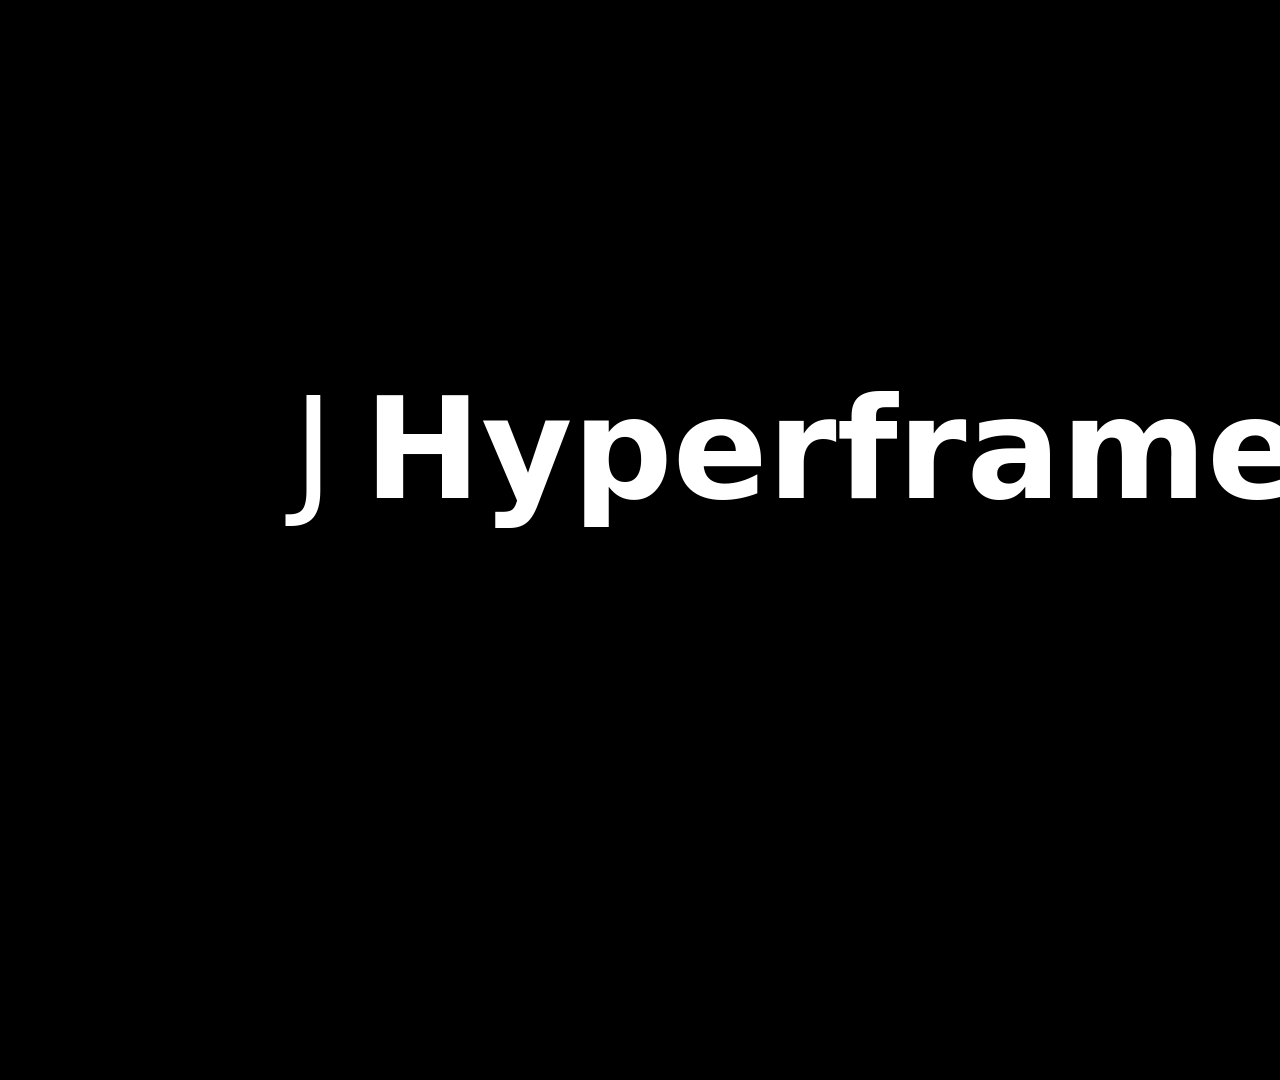
<file: .claude/skills/hyperframes-animation/examples/brand-reveal-assemble-zoom.html>
<!doctype html>
<html lang="en">
  <head>
    <meta charset="UTF-8" />
    <meta name="viewport" content="width=1920, height=1080" />
    <title>Scene 3 — Assembly Focus Reveal (hyperframes)</title>

    <!--
      HyperFrames composition.tsx.

      Choreography (5 phases, 5 seconds total):
        0.00 – 0.67s   "Just use" assembles in a discrete sequence (with hold)
        0.73 – 1.23s   Pink logo pops in with back.out elastic
        1.50 – 2.20s   "Just use" slides left + fades; container recenters around brand
        2.67 – 3.57s   Camera zooms 5.5× into the logo (scale + counter-translate)
        3.67 – 5.00s   Logo breathes (sine onUpdate, multiplicative on pop scale)

      Key differences :
        - Single paused GSAP timeline registered to window.__timelines["main"]
        - brandTextWidth measured via getBoundingClientRect after document.fonts.ready
        - HERO_FINAL_OFFSET_X derived from real measurement, not estimate
        - Breathing uses the onUpdate (multiplicative) form so it multiplies
          onto the pop scale, not a fromTo + yoyo which would overwrite the pop value
        - Three nested transform layers: zoom-scale → zoom-translate → recenter-shift
        - Logo is loaded from a static PNG asset
    -->

    <script src="https://cdn.jsdelivr.net/npm/gsap@3.14.2/dist/gsap.min.js"></script>

    <style>
      :root {
        --bg: #000000;
        --text-white: #ffffff;
        --pink: #e91e63;
      }
      * {
        margin: 0;
        padding: 0;
        box-sizing: border-box;
      }
      html,
      body {
        margin: 0;
        width: 1920px;
        height: 1080px;
        overflow: hidden;
        background: var(--bg);
        font-family: "Google Sans", "Roboto", Inter, system-ui, sans-serif;
        color: var(--text-white);
      }

      .stage {
        position: absolute;
        inset: 0;
        display: flex;
        align-items: center;
        justify-content: center;
        overflow: hidden;
      }

      /* Three nested transform layers (outer → inner) */
      .zoom-scale {
        transform-origin: center center;
        will-change: transform;
        display: flex;
        align-items: center;
        justify-content: center;
      }
      .zoom-translate {
        will-change: transform;
        display: flex;
        align-items: center;
        justify-content: center;
      }
      .recenter-shift {
        display: flex;
        align-items: center;
      }

      /* Companion text — fixed width to prevent assembly jitter */
      .companion {
        width: 600px;
        display: flex;
        justify-content: flex-end;
        margin-right: 30px;
        white-space: nowrap;
        color: var(--text-white);
        font-size: 140px;
        font-weight: 400;
        line-height: 1;
      }

      /* Brand group: text + hero icon */
      .brand-group {
        display: flex;
        align-items: center;
        gap: 20px;
      }
      .brand-text {
        color: var(--text-white);
        font-size: 140px;
        font-weight: 700;
        white-space: nowrap;
        line-height: 1;
      }
      .hero {
        display: flex;
        align-items: center;
        justify-content: center;
        width: 140px;
        height: 140px;
        /* initial scale(0) set by GSAP fromTo */
      }
      .hero .logo-mark {
        width: 100%;
        height: 100%;
        display: block;
      }

      /* Hidden probe used for text measurement */
      .measure-probe {
        position: absolute;
        left: -99999px;
        top: -99999px;
        visibility: hidden;
        white-space: pre;
      }
    </style>
  </head>
  <body>
    <div
      id="root"
      data-composition-id="main"
      data-start="0"
      data-duration="5"
      data-width="1920"
      data-height="1080"
    >
      <div
        class="stage clip"
        data-start="0"
        data-duration="5"
        data-track-index="1"
        id="brand-stage"
      >
        <div class="zoom-scale" data-layout-allow-overflow>
          <div class="zoom-translate">
            <div class="recenter-shift">
              <div class="companion">
                <span class="companion-text">J</span>
              </div>

              <div class="brand-group" data-layout-allow-overflow>
                <span class="brand-text">Hyperframes</span>
                <div class="hero">
                  <!-- Inline-SVG placeholder mark — swap for your logo image -->
                  <svg
                    class="logo-mark"
                    viewBox="0 0 100 100"
                    role="img"
                    aria-label="hyperframes logo"
                  >
                    <defs>
                      <linearGradient id="hfMark" x1="0" y1="0" x2="1" y2="1">
                        <stop offset="0" stop-color="#8b7bff" />
                        <stop offset="1" stop-color="#3ddc97" />
                      </linearGradient>
                    </defs>
                    <rect x="4" y="4" width="92" height="92" rx="22" fill="url(#hfMark)" />
                    <text
                      x="50"
                      y="63"
                      text-anchor="middle"
                      font-family="Inter, system-ui, sans-serif"
                      font-size="40"
                      font-weight="800"
                      fill="#fff"
                    >
                      HF
                    </text>
                  </svg>
                </div>
              </div>
            </div>
          </div>
        </div>
      </div>
    </div>

    <script>
      /* ================================================================
         CONSTANTS — composition dimensions baked in.
         ================================================================ */
      const W = 1920,
        H = 1080;
      const TOTAL_DURATION = 5.0;

      const COMPANION_WIDTH = 600;
      const COMPANION_GAP = 30; // margin-right on .companion
      const BRAND_FONT_SIZE = 140;
      const HERO_GAP = 20;
      const HERO_SIZE = 140;

      const TIMING = {
        // Phase 1: companion assembly
        textStart: 0.0,
        textEnd: 0.67,

        // Phase 2: hero pop
        popStart: 0.73,
        popDur: 0.5,

        // Phase 3: slide-out + recenter
        slideStart: 1.5,
        slideDur: 0.7,

        // Phase 4: zoom
        zoomStart: 2.67,
        zoomDur: 0.9,

        // Phase 5: breathing
        breathStart: 3.67,
      };

      const FINAL_RECENTER_OFFSET = -180; // pre-calculated, tuned for visual feel

      /* ================================================================
         DISCRETE TEXT SEQUENCE for the companion assembly.
         Converted from the source frame-based sequence to seconds at 30fps.
         ================================================================ */
      const SEQUENCE = [
        { t: 0.0, text: "J" },
        { t: 0.07, text: "Jus" },
        { t: 0.13, text: "Just" },
        { t: 0.27, text: "Just" }, // hold for pacing
        { t: 0.4, text: "Just u" },
        { t: 0.53, text: "Just us" },
        { t: 0.67, text: "Just use" },
      ];

      /* ================================================================
         TIMELINE — built synchronously so HyperFrames can seek it.
         ================================================================ */
      window.__timelines = window.__timelines || {};
      const tl = gsap.timeline({ paused: true });
      window.__timelines["main"] = tl;

      {
        /* Measure the brand text width with a hidden DOM probe. */
        const probe = document.createElement("span");
        probe.className = "measure-probe";
        probe.style.font = `700 ${BRAND_FONT_SIZE}px "Google Sans", "Roboto", Inter, system-ui, sans-serif`;
        probe.style.whiteSpace = "pre";
        probe.style.lineHeight = "1";
        probe.textContent = "Hyperframes"; // MUST match the rendered .brand-text casing
        document.body.appendChild(probe);
        const brandTextWidth = probe.getBoundingClientRect().width;
        probe.remove();

        /* Derive the hero's post-Phase-3 offset from viewport center.
           baseHeroOffset = (C + G + B + L) / 2     <- heroSize cancels out
           HERO_FINAL_OFFSET_X = baseHeroOffset + FINAL_RECENTER_OFFSET */
        const baseHeroOffset = (COMPANION_WIDTH + COMPANION_GAP + brandTextWidth + HERO_GAP) / 2;
        const HERO_FINAL_OFFSET_X = baseHeroOffset + FINAL_RECENTER_OFFSET;

        /* ============================================================
           PHASE 1: Discrete companion assembly
           ============================================================ */
        const textEl = document.querySelector(".companion-text");

        for (const entry of SEQUENCE) {
          tl.set(textEl, { textContent: entry.text }, entry.t);
        }

        /* ============================================================
           PHASE 2: Hero pops in (elastic)
           ============================================================ */
        tl.fromTo(
          ".hero",
          { scale: 0 },
          {
            scale: 1,
            duration: TIMING.popDur,
            ease: "back.out(2)", // spring(stiffness:200, damping:12)
          },
          TIMING.popStart,
        );

        /* ============================================================
           PHASE 3: Companion exit + container recenter
           Two concurrent tweens at the same timeline position.
           ============================================================ */
        tl.to(
          ".companion",
          {
            opacity: 0,
            x: -80,
            duration: TIMING.slideDur,
            ease: "power3.out", // spring(stiffness:100, damping:20)
          },
          TIMING.slideStart,
        );

        tl.to(
          ".recenter-shift",
          {
            x: FINAL_RECENTER_OFFSET,
            duration: TIMING.slideDur,
            ease: "power3.out",
          },
          TIMING.slideStart,
        );

        /* ============================================================
           PHASE 4: Zoom — scale (outer) + counter-translate (middle) + brand text exits.
           ============================================================ */
        tl.to(
          ".zoom-scale",
          {
            scale: 5.5,
            duration: TIMING.zoomDur,
            ease: "power2.out", // spring(stiffness:80, damping:20, mass:1.5)
          },
          TIMING.zoomStart,
        );

        tl.to(
          ".zoom-translate",
          {
            x: -HERO_FINAL_OFFSET_X,
            y: 0,
            duration: TIMING.zoomDur,
            ease: "power2.out",
          },
          TIMING.zoomStart,
        );

        // Brand text fades out + slides left so the logo gets all the zoom space.
        tl.to(
          ".brand-text",
          {
            opacity: 0,
            x: -600,
            duration: TIMING.zoomDur * 0.4,
            ease: "power2.out",
          },
          TIMING.zoomStart,
        );

        /* ============================================================
           PHASE 5: Breathing — onUpdate so it MULTIPLIES on the hero's
           final pop scale, doesn't overwrite it.
           ============================================================ */
        const heroEl = document.querySelector(".hero");
        const HERO_FINAL_SCALE = 1.0;
        const SCALE_PERIOD = 1.5; // seconds per cycle
        const SCALE_AMP = 0.04;
        const ROTATE_AMP = 2;

        const breathDur = TOTAL_DURATION - TIMING.breathStart;

        tl.to(
          { tick: 0 },
          {
            tick: 1,
            duration: breathDur,
            ease: "none",
            onUpdate: function () {
              const idleTime = Math.max(0, tl.time() - TIMING.breathStart);
              const omega = (idleTime / SCALE_PERIOD) * Math.PI * 2;
              gsap.set(heroEl, {
                scale: HERO_FINAL_SCALE * (1 + Math.sin(omega) * SCALE_AMP),
                rotation: Math.sin(omega) * ROTATE_AMP,
              });
            },
          },
          TIMING.breathStart,
        );
      }
    </script>
  </body>
</html>
</file>
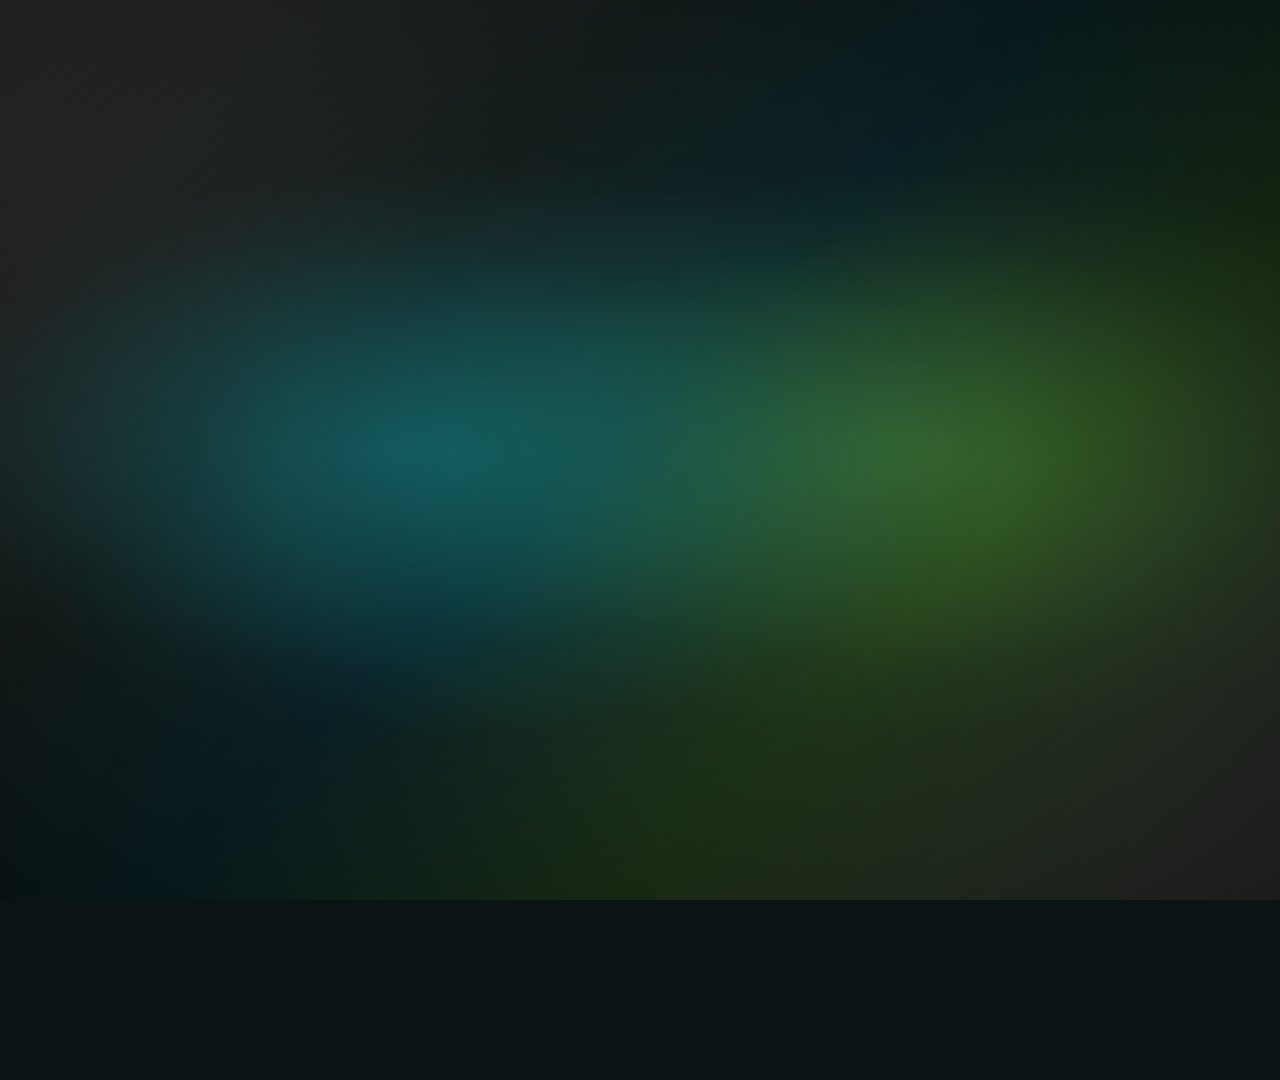
<file: .claude/skills/hyperframes-animation/examples/comparison-split-cards.html>
<!doctype html>
<html lang="en">
  <head>
    <meta charset="UTF-8" />
    <meta name="viewport" content="width=1920, height=1080" />
    <title>Scene 09 — Split Comparison Reveal</title>

    <!--
      HyperFrames composition.tsx.

      Choreography (3 phases, 5 seconds total):
        0.17 – 0.83s   Title slides down from top: "Build Video With HyperFrames"
        0.50 – 1.83s   Left card "HTML Composition" enters from left (+16° rotateY)
        0.83 – 1.83s   Right card "Render Pipeline" enters from right (-16° rotateY)
        1.67 – 2.17s   Left pill badge "Seekable Timeline" pops in with back.out(1.7)
        2.00 – 2.50s   Right pill badge "Render Ready" pops in
        0 – 5.00s      Continuous floating: cards y ±6 px / rotation ±1° (phase-opposed)
                       Badges y ±5 px (slow shared sine)
          and .card-tilt (static rotateY + float rotation) so entry and float
          don't fight on the same alias
        - All continuous floating consolidated into one shared scene-ticker onUpdate
          (6 gsap.set calls per frame, batched by the browser)
        - Phase offset Math.PI between the two cards' floats — opposed breathing
        - Card images are HyperFrames workflow mockups (no asset files needed)
        - Ambient dual-glow via two radial-gradients in a single overlay
    -->

    <script src="https://cdn.jsdelivr.net/npm/gsap@3.14.2/dist/gsap.min.js"></script>

    <style>
      :root {
        --bg-dark: #0a1415;
        --text-primary: #ffffff;
        --text-secondary: rgba(255, 255, 255, 0.65);
        --brand-cyan: #18d9e8;
        --brand-cyan-glow: rgba(24, 217, 232, 1);
        --brand-green: #7bea5a;
        --brand-green-glow: rgba(123, 234, 90, 1);
        --glass-bg: rgba(255, 255, 255, 0.08);
        --border: rgba(255, 255, 255, 0.12);
      }
      * {
        margin: 0;
        padding: 0;
        box-sizing: border-box;
      }
      html,
      body {
        margin: 0;
        width: 1920px;
        height: 1080px;
        overflow: hidden;
        background: var(--bg-dark);
        font-family:
          "Inter",
          system-ui,
          -apple-system,
          sans-serif;
        color: var(--text-primary);
      }

      .stage {
        position: absolute;
        inset: 0;
        overflow: hidden;
      }

      /* ============================================================
         BACKGROUND
         ============================================================ */
      .bg {
        position: absolute;
        inset: 0;
        background:
          radial-gradient(ellipse at 35% 50%, rgba(24, 217, 232, 0.2), transparent 45%),
          radial-gradient(ellipse at 72% 50%, rgba(123, 234, 90, 0.16), transparent 45%),
          linear-gradient(135deg, #3a3a3a 0%, #17211f 30%, #0b2328 48%, #1f3518 70%, #343434 100%);
      }

      /* ============================================================
         TITLE
         ============================================================ */
      .title {
        position: absolute;
        top: 60px;
        left: 50%;
        transform: translateX(-50%);
        font-size: 88px;
        font-weight: 700;
        color: var(--text-primary);
        text-align: center;
        letter-spacing: 0;
        white-space: nowrap;
        will-change: transform, opacity;
        /* initial opacity 0 + y -40 set via gsap.set */
      }
      .title .accent {
        color: var(--brand-cyan);
        text-shadow: 0 0 34px rgba(24, 217, 232, 0.28);
      }

      /* ============================================================
         CARDS ROW
         ============================================================ */
      .cards-row {
        position: absolute;
        top: 50%;
        left: 50%;
        transform: translate(-50%, -50%);
        display: flex;
        gap: 76px;
        padding-top: 30px;
        perspective: 980px;
        perspective-origin: 50% 42%;
        transform-style: preserve-3d;
      }

      /* Two nested wrappers per card */
      .card {
        transform-style: preserve-3d;
      }
      .card-pos {
        perspective: 980px;
        perspective-origin: 50% 45%;
        transform-style: preserve-3d;
        will-change: transform, opacity;
        /* initial x/scale/opacity set via gsap.set */
      }
      .card-tilt {
        transform-style: preserve-3d;
        will-change: transform;
        /* initial rotationY set via gsap.set */
      }
      .card-content {
        width: 720px;
        transform-style: preserve-3d;
      }
      .card-image {
        width: 100%;
        height: 500px;
        border-radius: 24px;
        overflow: hidden;
        border: 1px solid var(--border);
        position: relative;
        transform: translateZ(0) rotateX(0.01deg);
        backface-visibility: hidden;
      }
      .card-left .card-tilt {
        transform-origin: 100% 50%;
      }
      .card-right .card-tilt {
        transform-origin: 0% 50%;
      }
      .card-label {
        margin-top: 26px;
        text-align: center;
        font-size: 54px;
        font-weight: 700;
        color: var(--text-primary);
        transform: translateZ(34px);
        text-shadow: 0 0 30px rgba(24, 217, 232, 0.16);
      }
      .card-subtitle {
        margin-top: 8px;
        text-align: center;
        font-size: 24px;
        color: var(--text-secondary);
        transform: translateZ(26px);
      }

      /* Left card: shadow falls right (positive x in box-shadow = right) */
      .card-left .card-image {
        box-shadow:
          30px 30px 60px rgba(0, 0, 0, 0.45),
          0 0 60px rgba(24, 217, 232, 0.2);
      }
      /* Right card: shadow falls left */
      .card-right .card-image {
        box-shadow:
          -30px 30px 60px rgba(0, 0, 0, 0.45),
          0 0 60px rgba(123, 234, 90, 0.2);
      }

      /* ============================================================
         CARD IMAGE PLACEHOLDERS (mock UI)
         ============================================================ */
      /* Left card — HTML Composition: gradient + timed clip grid */
      .card-left .card-image {
        background: linear-gradient(
          135deg,
          rgba(12, 38, 42, 0.96) 0%,
          rgba(18, 66, 63, 0.9) 52%,
          rgba(32, 57, 38, 0.94) 100%
        );
      }
      .mock-templates {
        position: absolute;
        inset: 0;
        padding: 56px 66px;
        display: grid;
        grid-template-columns: repeat(3, 1fr);
        grid-template-rows: repeat(2, 1fr);
        gap: 22px;
        opacity: 0.22;
      }
      .mock-thumb {
        background: linear-gradient(135deg, rgba(24, 217, 232, 0.2), rgba(123, 234, 90, 0.08));
        border-radius: 14px;
        border: 1px solid rgba(255, 255, 255, 0.1);
        display: flex;
        align-items: flex-end;
        justify-content: flex-start;
        padding: 14px;
        transform: translateZ(18px);
        box-shadow: 0 14px 30px rgba(0, 0, 0, 0.18);
      }
      .mock-thumb .label {
        font-size: 18px;
        font-weight: 600;
        color: rgba(255, 255, 255, 0.8);
      }

      /* Right card — Render Pipeline: validation rows */
      .card-right .card-image {
        background: linear-gradient(
          135deg,
          rgba(23, 45, 34, 0.96) 0%,
          rgba(17, 70, 73, 0.9) 50%,
          rgba(38, 57, 45, 0.94) 100%
        );
      }
      .mock-team {
        position: absolute;
        inset: 0;
        padding: 66px 72px;
        display: flex;
        flex-direction: column;
        gap: 20px;
        justify-content: center;
        opacity: 0.24;
      }
      .mock-row {
        display: flex;
        align-items: center;
        gap: 14px;
        padding: 15px 20px;
        background: rgba(255, 255, 255, 0.06);
        border-radius: 12px;
        border: 1px solid rgba(255, 255, 255, 0.08);
        transform: translateZ(18px);
        box-shadow: 0 14px 30px rgba(0, 0, 0, 0.18);
      }
      .mock-avatar {
        width: 44px;
        height: 44px;
        border-radius: 50%;
        flex-shrink: 0;
        background: linear-gradient(135deg, var(--brand-green), var(--brand-cyan));
      }
      .mock-avatar.purple {
        background: linear-gradient(135deg, var(--brand-cyan), #38bdf8);
      }
      .mock-avatar.green {
        background: linear-gradient(135deg, var(--brand-green), var(--brand-cyan));
      }
      .mock-avatar.orange {
        background: linear-gradient(135deg, #facc15, var(--brand-green));
      }
      .mock-row .name {
        font-size: 22px;
        font-weight: 600;
        color: rgba(255, 255, 255, 0.85);
      }
      .mock-row .status {
        margin-left: auto;
        font-size: 16px;
        color: var(--brand-green);
      }

      /* ============================================================
         FLOATING BADGES
         ============================================================ */
      .badge {
        display: flex;
        align-items: center;
        gap: 12px;
        padding: 14px 22px;
        border-radius: 999px;
        background-color: var(--glass-bg);
        backdrop-filter: blur(10px);
        -webkit-backdrop-filter: blur(10px);
        will-change: transform, opacity;
        z-index: 50;
      }
      .badge-left {
        border: 1px solid rgba(24, 217, 232, 0.4);
        box-shadow: 0 0 30px rgba(24, 217, 232, 0.35);
      }
      .badge-right {
        border: 1px solid rgba(123, 234, 90, 0.4);
        box-shadow: 0 0 30px rgba(123, 234, 90, 0.35);
      }
      .badge-icon-wrap {
        width: 36px;
        height: 36px;
        border-radius: 50%;
        display: flex;
        align-items: center;
        justify-content: center;
        color: var(--bg-dark);
        flex-shrink: 0;
      }
      .badge-left .badge-icon-wrap {
        background-color: var(--brand-cyan);
      }
      .badge-right .badge-icon-wrap {
        background-color: var(--brand-green);
      }
      .badge-label {
        font-size: 24px;
        font-weight: 600;
        color: var(--text-primary);
        white-space: nowrap;
      }

      /* ============================================================
         AMBIENT GLOW + VIGNETTE
         ============================================================ */
      .ambient-glow {
        position: absolute;
        inset: 0;
        background:
          radial-gradient(ellipse at 30% 50%, var(--brand-cyan-glow) 0%, transparent 35%),
          radial-gradient(ellipse at 70% 50%, var(--brand-green-glow) 0%, transparent 35%);
        opacity: 0.13;
        pointer-events: none;
      }
      .vignette {
        position: absolute;
        inset: 0;
        background: radial-gradient(ellipse at center, transparent 40%, rgba(0, 0, 0, 0.45) 100%);
        pointer-events: none;
        z-index: 400;
      }
    </style>
  </head>
  <body>
    <div
      id="root"
      data-composition-id="main"
      data-start="0"
      data-duration="5"
      data-width="1920"
      data-height="1080"
    >
      <div
        class="stage clip"
        data-start="0"
        data-duration="5"
        data-track-index="1"
        id="scene-stage"
      >
        <div class="bg"></div>

        <!-- Title -->
        <div class="title" id="title">Build Video With <span class="accent">HyperFrames</span></div>

        <!-- Cards row -->
        <div class="cards-row">
          <!-- Left card: HTML Composition -->
          <div class="card card-left" id="card-left">
            <div class="card-pos">
              <div class="card-tilt">
                <div class="card-content">
                  <div class="card-image">
                    <div class="mock-templates">
                      <div class="mock-thumb"><span class="label">HTML</span></div>
                      <div class="mock-thumb"><span class="label">CSS</span></div>
                      <div class="mock-thumb"><span class="label">GSAP</span></div>
                      <div class="mock-thumb"><span class="label">Audio</span></div>
                      <div class="mock-thumb"><span class="label">Captions</span></div>
                      <div class="mock-thumb"><span class="label">Assets</span></div>
                    </div>
                  </div>
                  <div class="card-label">HTML Composition</div>
                  <div class="card-subtitle">Timed DOM clips, media, and motion</div>
                </div>
              </div>
            </div>
          </div>

          <!-- Right card: Render Pipeline -->
          <div class="card card-right" id="card-right">
            <div class="card-pos">
              <div class="card-tilt">
                <div class="card-content">
                  <div class="card-image">
                    <div class="mock-team">
                      <div class="mock-row">
                        <div class="mock-avatar purple"></div>
                        <span class="name">Register timeline</span>
                        <span class="status">● seekable</span>
                      </div>
                      <div class="mock-row">
                        <div class="mock-avatar green"></div>
                        <span class="name">Validate layout</span>
                        <span class="status">● clean</span>
                      </div>
                      <div class="mock-row">
                        <div class="mock-avatar orange"></div>
                        <span class="name">Render frames</span>
                        <span class="status">● stable</span>
                      </div>
                      <div class="mock-row">
                        <div class="mock-avatar"></div>
                        <span class="name">Publish MP4</span>
                        <span class="status">● ready</span>
                      </div>
                    </div>
                  </div>
                  <div class="card-label">Render Pipeline</div>
                  <div class="card-subtitle">Preview, check, render, publish</div>
                </div>
              </div>
            </div>
          </div>
        </div>

        <!-- Floating badges -->
        <div class="badge badge-left" id="badge-left">
          <div class="badge-icon-wrap">
            <svg
              width="18"
              height="18"
              viewBox="0 0 24 24"
              fill="none"
              stroke="currentColor"
              stroke-width="2"
              stroke-linecap="round"
              stroke-linejoin="round"
              aria-hidden="true"
            >
              <path d="M12 2L2 7L12 12L22 7L12 2Z" />
              <path d="M2 17L12 22L22 17" />
              <path d="M2 12L12 17L22 12" />
            </svg>
          </div>
          <span class="badge-label">Seekable Timeline</span>
        </div>

        <div class="badge badge-right" id="badge-right">
          <div class="badge-icon-wrap">
            <svg
              width="18"
              height="18"
              viewBox="0 0 24 24"
              fill="none"
              stroke="currentColor"
              stroke-width="2"
              stroke-linecap="round"
              stroke-linejoin="round"
              aria-hidden="true"
            >
              <path d="M17 21V19C17 16.7909 15.2091 15 13 15H5C2.79086 15 1 16.7909 1 19V21" />
              <circle cx="9" cy="7" r="4" />
              <path d="M23 21V19C22.9986 17.1771 21.765 15.5857 20 15.13" />
              <path
                d="M16 3.13C17.7699 3.58317 19.0078 5.17799 19.0078 7.005C19.0078 8.83201 17.7699 10.4268 16 10.88"
              />
            </svg>
          </div>
          <span class="badge-label">Render Ready</span>
        </div>

        <div class="ambient-glow"></div>
      </div>

      <div class="vignette"></div>
    </div>

    <script>
      /* ================================================================
         CONSTANTS
         ================================================================ */
      const W = 1920,
        H = 1080;
      const TOTAL_DUR = 5.0;

      const TIMING = {
        // Phase 1: title
        titleAt: 0.17,
        titleDur: 0.67,

        // Phase 2: cards
        leftAt: 0.5,
        rightAt: 0.83,
        entryDur: 0.7,
        slideDist: 100,
        baseTilt: 18,

        // Phase 3: badges
        badgeLeftAt: 1.67,
        badgeRightAt: 2.0,
        badgeEntryDur: 0.5,

        // Continuous float
        floatYSpeed: 0.02 * 30, // = 0.6 rad/sec
        floatYAmp: 6,
        floatRSpeed: 0.015 * 30, // = 0.45 rad/sec
        floatRAmp: 1,
        badgeYSpeed: 0.025 * 30, // = 0.75 rad/sec
        badgeYAmp: 5,
      };

      /* ================================================================
         BADGE POSITIONS — set via CSS left/top once (not tweened)
         ================================================================ */
      const badgeLeftEl = document.getElementById("badge-left");
      const badgeRightEl = document.getElementById("badge-right");
      badgeLeftEl.style.left = W * 0.12 + "px"; // 230 px
      badgeLeftEl.style.top = H * 0.35 + "px"; // 378 px
      badgeLeftEl.style.position = "absolute";
      badgeRightEl.style.left = W * 0.75 + "px"; // 1440 px
      badgeRightEl.style.top = H * 0.38 + "px"; // 410 px
      badgeRightEl.style.position = "absolute";

      /* ================================================================
         INITIAL STATES (via gsap.set, before the timeline runs)
         ================================================================ */
      gsap.set("#title", { opacity: 0, y: -40 });

      gsap.set("#card-left  .card-pos", { x: -TIMING.slideDist, scale: 0.8, opacity: 0, y: 0 });
      gsap.set("#card-right .card-pos", { x: TIMING.slideDist, scale: 0.8, opacity: 0, y: 0 });
      gsap.set("#card-left  .card-tilt", { rotationY: TIMING.baseTilt });
      gsap.set("#card-right .card-tilt", { rotationY: -TIMING.baseTilt });

      gsap.set(["#badge-left", "#badge-right"], { scale: 0, opacity: 0, y: 0 });

      /* ================================================================
         TIMELINE
         ================================================================ */
      window.__timelines = window.__timelines || {};
      const tl = gsap.timeline({ paused: true });
      window.__timelines["main"] = tl;

      /* ----------------------------------------------------------------
         PHASE 1: Title slides down
         ---------------------------------------------------------------- */
      tl.to(
        "#title",
        {
          opacity: 1,
          y: 0,
          duration: TIMING.titleDur,
          ease: "power3.out", // spring(stiffness:100, damping:16)
        },
        TIMING.titleAt,
      );

      /* ----------------------------------------------------------------
         PHASE 2: Cards enter from opposite sides
         ---------------------------------------------------------------- */
      tl.to(
        "#card-left .card-pos",
        {
          x: 0,
          scale: 1,
          opacity: 1,
          duration: TIMING.entryDur,
          ease: "power3.out",
        },
        TIMING.leftAt,
      );

      tl.to(
        "#card-right .card-pos",
        {
          x: 0,
          scale: 1,
          opacity: 1,
          duration: TIMING.entryDur,
          ease: "power3.out",
        },
        TIMING.rightAt,
      );

      /* ----------------------------------------------------------------
         PHASE 3: Badges pop in
         ---------------------------------------------------------------- */
      tl.to(
        "#badge-left",
        {
          scale: 1,
          opacity: 1,
          duration: TIMING.badgeEntryDur,
          ease: "back.out(1.7)",
        },
        TIMING.badgeLeftAt,
      );

      tl.to(
        "#badge-right",
        {
          scale: 1,
          opacity: 1,
          duration: TIMING.badgeEntryDur,
          ease: "back.out(1.7)",
        },
        TIMING.badgeRightAt,
      );

      /* ----------------------------------------------------------------
         CONTINUOUS FLOATING — shared scene-ticker onUpdate
         Six gsap.set calls per frame, batched by the browser.
         ---------------------------------------------------------------- */
      const leftPos = document.querySelector("#card-left  .card-pos");
      const rightPos = document.querySelector("#card-right .card-pos");
      const leftTilt = document.querySelector("#card-left  .card-tilt");
      const rightTilt = document.querySelector("#card-right .card-tilt");

      tl.to(
        { tick: 0 },
        {
          tick: 1,
          duration: TOTAL_DUR,
          ease: "none",
          onUpdate: function () {
            const t = tl.time();
            // Cards float in opposition (phase π apart).
            const lY = Math.sin(t * TIMING.floatYSpeed) * TIMING.floatYAmp;
            const lR = Math.sin(t * TIMING.floatRSpeed) * TIMING.floatRAmp;
            const rY = Math.sin(t * TIMING.floatYSpeed + Math.PI) * TIMING.floatYAmp;
            const rR = Math.sin(t * TIMING.floatRSpeed + Math.PI) * TIMING.floatRAmp;
            gsap.set(leftPos, { y: lY });
            gsap.set(rightPos, { y: rY });
            gsap.set(leftTilt, { rotationY: TIMING.baseTilt + lR });
            gsap.set(rightTilt, { rotationY: -TIMING.baseTilt + rR });

            // Badges — small shared y oscillation.
            const bY = Math.sin(t * TIMING.badgeYSpeed) * TIMING.badgeYAmp;
            gsap.set(badgeLeftEl, { y: bY });
            gsap.set(badgeRightEl, { y: bY });
          },
        },
        0,
      );
    </script>
  </body>
</html>
</file>
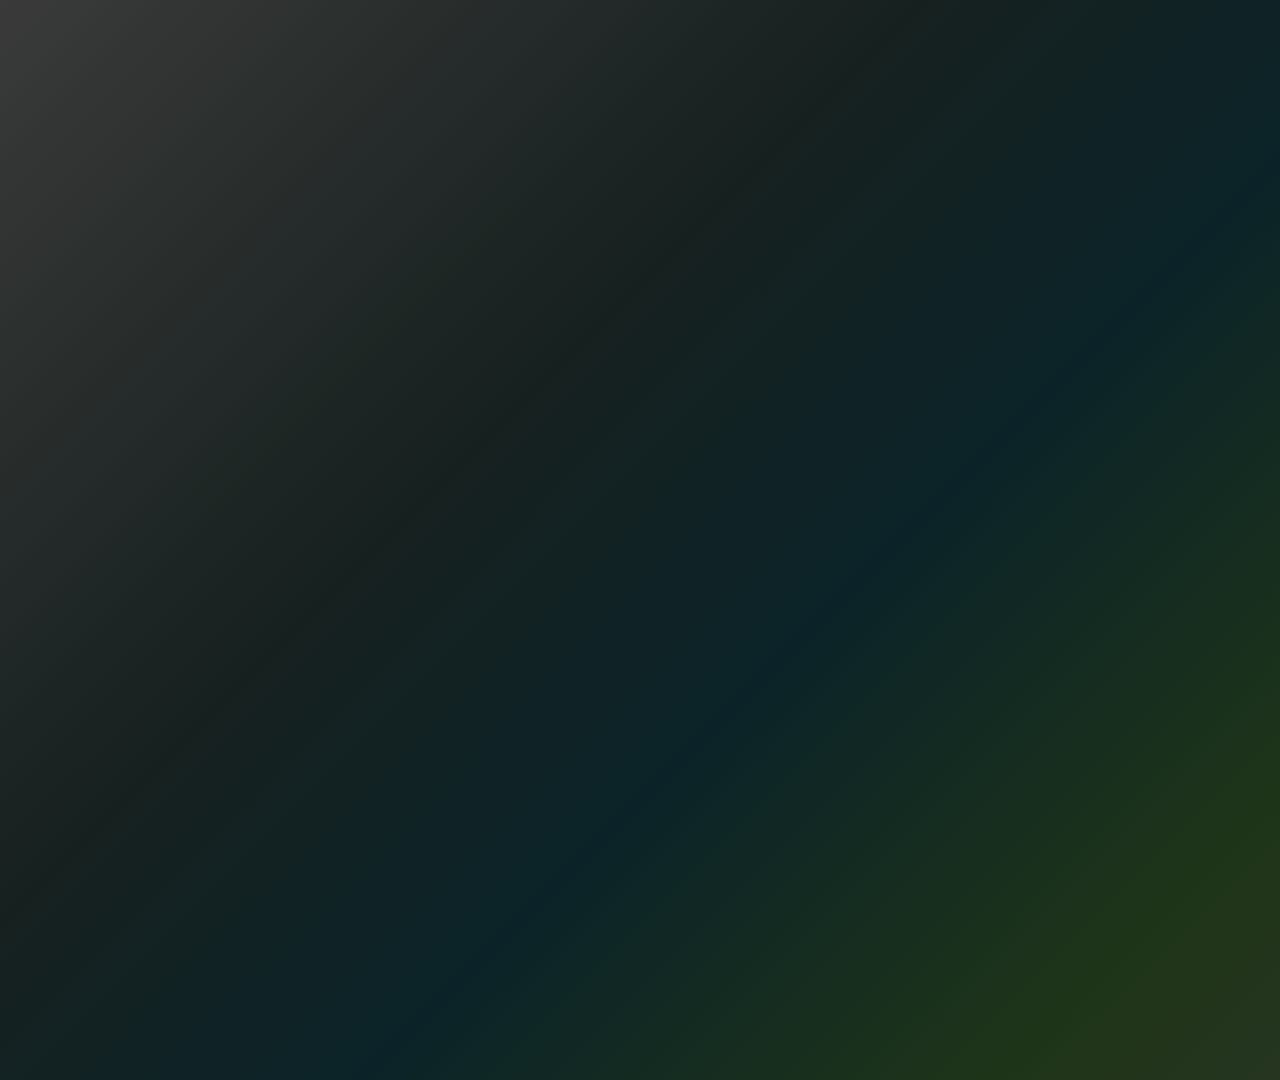
<file: .claude/skills/hyperframes-animation/examples/concept-demo-decode-pan.html>
<!doctype html>
<html lang="en">
  <head>
    <meta charset="UTF-8" />
    <meta name="viewport" content="width=1920, height=1080" />
    <title>Scene 7 — HyperFrames Decrypt Pan Track</title>

    <!--
      HyperFrames composition.tsx.

      Choreography (4 phases, 7 seconds total):
        0.0 – 0.7s   Shot 1 static text fades in + rises ("HyperFrames renders")
        0.7 – 1.6s   Hacker-flip decodes the accent word ("video")
        2.8 – 3.5s   Horizontal pan to Shot 2 with parallax exit + scale-in
        3.7 – 6.1s   Cursor-tracked typing: "HTML, CSS and JS become MP4"
          (NOT @the source/layout-utils, NOT a charWidthRatio constant)
        - Bar width pre-allocated from the full text — never tweened
        - Camera follows cursor by tweening the strip's `x`, with a piecewise
          Math.min(initialOffset, trackingOffset) for the two-phase camera
        - Hacker-flip glyph flicker via deterministic int hash, not Math.random
    -->

    <script src="https://cdn.jsdelivr.net/npm/gsap@3.14.2/dist/gsap.min.js"></script>

    <style>
      :root {
        --bg: linear-gradient(
          135deg,
          #3a3a3a 0%,
          #17211f 30%,
          #0b2328 48%,
          #1f3518 70%,
          #343434 100%
        );
        --text-dark: #f8fafc;
        --text-highlight: #18d9e8;
        --text-highlight-2: #7bea5a;
        --search-bg: rgba(14, 24, 23, 0.82);
        --cursor: #7bea5a;
      }

      * {
        margin: 0;
        padding: 0;
        box-sizing: border-box;
      }
      html,
      body {
        margin: 0;
        width: 1920px;
        height: 1080px;
        overflow: hidden;
        background: var(--bg);
        font-family:
          "Inter",
          system-ui,
          -apple-system,
          sans-serif;
        color: var(--text-dark);
      }

      .viewport {
        position: absolute;
        inset: 0;
        overflow: hidden;
      }
      .strip {
        display: flex;
        height: 100%;
        will-change: transform;
      }
      .shot {
        width: 1920px;
        height: 100%;
        position: relative;
        flex-shrink: 0;
      }

      /* ============================================================
         SHOT 1 — "HyperFrames renders video"
         ============================================================ */
      .shot1-content {
        position: absolute;
        inset: 0;
        display: flex;
        align-items: center;
        justify-content: center;
        opacity: 0; /* GSAP fromTo fades in */
      }
      .shot1-row {
        display: flex;
        align-items: baseline;
        gap: 0.4em;
        font-size: 130px;
      }
      .shot1-static {
        font-weight: 500;
        color: var(--text-dark);
        text-shadow: 0 0 36px rgba(24, 217, 232, 0.18);
      }
      .shot1-accent {
        font-weight: 700;
        display: flex;
        perspective: 800px; /* required for the per-glyph rotateX */
      }
      .flip-glyph {
        position: relative;
        display: inline-block;
        min-width: 0;
      }
      .flip-glyph.space {
        min-width: 0.4em;
      }
      .flip-glyph .ghost {
        opacity: 0;
      }
      .flip-glyph .anim {
        position: absolute;
        left: 0;
        top: 0;
        width: 100%;
        color: var(--text-highlight);
        background: linear-gradient(135deg, var(--text-highlight) 0%, var(--text-highlight-2) 100%);
        -webkit-background-clip: text;
        background-clip: text;
        -webkit-text-fill-color: transparent;
        filter: drop-shadow(0 0 24px rgba(24, 217, 232, 0.32))
          drop-shadow(0 0 36px rgba(123, 234, 90, 0.22));
        opacity: 0;
        transform: perspective(600px) rotateX(90deg);
        transform-origin: bottom;
        backface-visibility: hidden;
      }

      /* ============================================================
         SHOT 2 — Search bar with cursor-tracked typing
         ============================================================ */
      .shot2-bar {
        position: absolute;
        top: 50%;
        /* left set by JS once we know the bar's world coordinate */
        height: 240px;
        background: var(--search-bg);
        border: 1px solid rgba(123, 234, 90, 0.22);
        box-shadow:
          0 0 60px rgba(24, 217, 232, 0.2),
          0 0 96px rgba(123, 234, 90, 0.14),
          inset 0 0 32px rgba(24, 217, 232, 0.08);
        border-radius: 999px;
        display: flex;
        align-items: center;
        padding-left: 120px;
        padding-right: 180px;
        opacity: 0; /* GSAP fromTo fades in */
        transform-origin: left center;
      }
      .search-text {
        font-size: 120px;
        font-weight: 400;
        color: var(--text-dark);
        text-shadow: 0 0 24px rgba(248, 250, 252, 0.16);
        white-space: pre;
        line-height: 1;
      }
      .search-cursor {
        font-size: 120px;
        color: var(--cursor);
        text-shadow: 0 0 26px rgba(123, 234, 90, 0.42);
        margin-left: 4px;
        font-weight: 300;
        line-height: 1;
      }

      /* Hidden probe used by measureNodeWidth */
      .measure-probe {
        position: absolute;
        left: -99999px;
        top: -99999px;
        visibility: hidden;
        white-space: pre;
      }
    </style>
  </head>
  <body>
    <div
      id="root"
      data-composition-id="main"
      data-start="0"
      data-duration="7"
      data-width="1920"
      data-height="1080"
    >
      <div class="viewport" data-layout-allow-overflow>
        <div class="strip" data-layout-allow-overflow>
          <!-- =====================================================
               SHOT 1 — "HyperFrames renders video"
               ===================================================== -->
          <div
            id="shot-decode"
            class="shot shot1 clip"
            data-start="0"
            data-duration="3.5"
            data-track-index="1"
          >
            <div class="shot1-content">
              <div class="shot1-row">
                <span class="shot1-static">HyperFrames renders</span>
                <span class="shot1-accent" aria-label="video">
                  <!-- .flip-glyph spans generated by JS -->
                </span>
              </div>
            </div>
          </div>

          <!-- =====================================================
               SHOT 2 — Search bar typing
               ===================================================== -->
          <div
            id="shot-typing"
            class="shot shot2 clip"
            data-start="2.5"
            data-duration="4.5"
            data-track-index="2"
          >
            <div class="shot2-bar">
              <span class="search-text"></span><span class="search-cursor">_</span>
            </div>
          </div>
        </div>
      </div>
    </div>

    <script>
      /* ================================================================
         CONSTANTS — all baked at setup time.
         ================================================================ */
      const W = 1920,
        H = 1080;
      const COMPOSITION_DURATION = 7;
      const FPS_HASH = 60; // synthetic clock for the flicker hash

      const TIMING = {
        // Phase 1: shot1 text fades in + rises
        shot1EntryStart: 0.0,
        shot1EntryDur: 0.67,

        // Phase 2: hacker-flip "video"
        flipStart: 0.7,
        flipStagger: 0.066, // ~2 frames at 30fps per glyph
        flipDuration: 0.55,

        // Phase 3: horizontal pan
        panStart: 2.83,
        panDuration: 0.67,

        // Phase 4: cursor-tracked typing
        typingStart: 3.67, // panStart + panDuration + 0.17 buffer
        charRate: 0.083, // seconds per character (~2.5 frames at 30fps)
      };

      const FULL_TEXT = "HTML, CSS and JS become MP4";
      const FONT_SIZE = 120;
      const PADDING_LEFT = 120;
      const PADDING_RIGHT = 180;
      const CURSOR_VIS_W = FONT_SIZE * 0.6; // visual cursor width approximation
      const CURSOR_TARGET = W * 0.7; // screen X where cursor locks
      const BAR_LEFT_MARGIN = 80; // initial left margin in Phase 4
      const PARALLAX_DIST = 400; // px Shot 1 moves extra during pan

      /* ================================================================
         BUILD DOM — flip glyphs (Shot 1) generated synchronously.
         The accent text is "video" → 5 glyphs.
         ================================================================ */
      const accentEl = document.querySelector(".shot1-accent");
      const ACCENT_WORD = "video";
      ACCENT_WORD.split("").forEach((char, index) => {
        const span = document.createElement("span");
        span.className = "flip-glyph" + (char === " " ? " space" : "");
        span.dataset.char = char;
        span.dataset.index = String(index);
        // Each glyph needs its own font-size to match the surrounding row.
        span.style.fontSize = "130px";
        const ghost = document.createElement("span");
        ghost.className = "ghost";
        ghost.textContent = char === " " ? " " : char;
        const anim = document.createElement("span");
        anim.className = "anim";
        anim.textContent = char === " " ? " " : char;
        span.append(ghost, anim);
        accentEl.appendChild(span);
      });

      /* ================================================================
         TEXT MEASUREMENT — uses a hidden DOM probe so we capture
         real letter-spacing, kerning, and font-feature widths.
         Must run AFTER document.fonts.ready.
         ================================================================ */
      function measureNodeWidth(text, font) {
        const probe = document.createElement("span");
        probe.className = "measure-probe";
        probe.style.font = font;
        probe.style.whiteSpace = "pre";
        probe.textContent = text;
        document.body.appendChild(probe);
        const width = probe.getBoundingClientRect().width;
        probe.remove();
        return width;
      }

      /* ================================================================
         TIMELINE BUILD — fires after fonts are ready so measurements
         use the real rendered metrics, not fallback fonts.
         ================================================================ */
      window.__timelines = window.__timelines || {};
      const tl = gsap.timeline({ paused: true });

      // Register early so HF can find it; tweens are added below.
      window.__timelines["main"] = tl;

      document.fonts.ready.then(() => {
        const searchFont = `400 ${FONT_SIZE}px Inter, system-ui, sans-serif`;
        const fullTextWidth = measureNodeWidth(FULL_TEXT, searchFont);
        const barWidth = PADDING_LEFT + fullTextWidth + CURSOR_VIS_W + PADDING_RIGHT;

        // Pre-allocate the bar's final width — no width tweens ever.
        const barEl = document.querySelector(".shot2-bar");
        barEl.style.width = barWidth + "px";

        // Initial bar position in Shot 2's local space.
        // We position it at LEFT_MARGIN from the shot's left edge.
        barEl.style.left = BAR_LEFT_MARGIN + "px";
        barEl.style.transform = "translateY(-50%)"; // vertical center

        // ============================================================
        // PHASE 1: Shot 1 text fade in + rise
        // ============================================================
        tl.fromTo(
          ".shot1-content",
          { opacity: 0, y: 30 },
          {
            opacity: 1,
            y: 0,
            duration: TIMING.shot1EntryDur,
            ease: "power2.out",
          },
          TIMING.shot1EntryStart,
        );

        // ============================================================
        // PHASE 2: Hacker-flip "video"
        // ============================================================
        const CHAR_POOL = "abcdefghijklmnopqrstuvwxyz";
        const FLICKER = 3;
        const REVEAL_AT = 0.6;

        // Deterministic 32-bit mix — replaces Math.random / seeded RNG.
        function pseudoHash(i, t) {
          return ((i * 374761393 + t * 668265263) >>> 0) % CHAR_POOL.length;
        }

        document.querySelectorAll(".flip-glyph").forEach((glyph) => {
          const index = Number(glyph.dataset.index);
          const real = glyph.dataset.char === " " ? " " : glyph.dataset.char;
          const anim = glyph.querySelector(".anim");
          const start = TIMING.flipStart + index * TIMING.flipStagger;

          tl.fromTo(
            anim,
            { rotationX: 90, opacity: 0, "--p": 0 },
            {
              rotationX: 0,
              opacity: 1,
              "--p": 1,
              duration: TIMING.flipDuration,
              ease: "back.out(1.6)", // spring(stiffness:150, damping:14)
              onUpdate: function () {
                const p = Number(gsap.getProperty(anim, "--p"));
                if (p >= REVEAL_AT) {
                  if (anim.textContent !== real) anim.textContent = real;
                } else {
                  const localFrame = Math.floor((tl.time() - start) * FPS_HASH);
                  const bucket = Math.max(0, Math.floor(localFrame / FLICKER));
                  anim.textContent = CHAR_POOL[pseudoHash(index, bucket)];
                }
              },
            },
            start,
          );
        });

        // ============================================================
        // PHASE 3: Horizontal pan + parallax exit + Shot 2 entry
        // All three tweens at the same timeline position run in parallel.
        // ============================================================
        // (a) Camera pan — strip slides one full viewport left.
        tl.to(
          ".strip",
          {
            x: -W,
            duration: TIMING.panDuration,
            ease: "power3.inOut", // cinematic slow-in-slow-out
          },
          TIMING.panStart,
        );

        // (b) Shot 1 parallax exit — content moves EXTRA -PARALLAX_DIST.
        tl.to(
          ".shot1-content",
          {
            x: -PARALLAX_DIST,
            duration: TIMING.panDuration,
            ease: "power3.inOut",
          },
          TIMING.panStart,
        );

        // Shot 1 fades out partway through the pan so the eye lands on Shot 2.
        tl.to(
          ".shot1-content",
          {
            opacity: 0,
            duration: TIMING.panDuration * 0.4,
            ease: "power2.out",
          },
          TIMING.panStart,
        );

        // (c) Shot 2 bar entry — fade + scale with mild overshoot ("landing").
        tl.fromTo(
          ".shot2-bar",
          { opacity: 0, scale: 0.8 },
          {
            opacity: 1,
            scale: 1,
            duration: TIMING.panDuration,
            ease: "back.out(1.2)",
          },
          TIMING.panStart,
        );

        // ============================================================
        // PHASE 4: Cursor-tracked typing.
        //
        // The strip is now at x = -W (Shot 2 fully on screen). For the
        // cursor-track effect we'll *further* shift the strip by a piecewise
        // amount: hold initial offset while the empty bar's cursor is left
        // of CURSOR_TARGET, then follow once typing pushes it past.
        // ============================================================
        const searchTextEl = document.querySelector(".search-text");
        const stripEl = document.querySelector(".strip");

        const CURSOR_WIDTH_HALF = CURSOR_VIS_W / 2;
        const STRIP_BASE_X = -W; // strip's x at the end of Phase 3

        // Initial Phase-4 offset = 0 (no additional shift on top of -W).
        // i.e. bar already sits at BAR_LEFT_MARGIN inside Shot 2.
        const INITIAL_OFFSET = 0;

        // Typing driver — a clock that runs from 0 to FULL_TEXT.length.
        const typingProxy = { progress: 0 };
        const typingDur = FULL_TEXT.length * TIMING.charRate;
        const typingEnd = TIMING.typingStart + typingDur;
        const postTypingHold = Math.max(0, COMPOSITION_DURATION - typingEnd);

        tl.to(
          typingProxy,
          {
            progress: FULL_TEXT.length,
            duration: typingDur,
            ease: "none",
            onUpdate: function () {
              const charsTyped = Math.min(FULL_TEXT.length, Math.floor(typingProxy.progress));
              const visibleText = FULL_TEXT.slice(0, charsTyped);
              if (searchTextEl.textContent !== visibleText) {
                searchTextEl.textContent = visibleText;
              }

              // Measure current visible width to compute cursor screen position.
              // Cheap because Inter's metrics are cached after the first call.
              const visibleW =
                visibleText.length === 0 ? 0 : measureNodeWidth(visibleText, searchFont);

              // Cursor X in *Shot 2's* coordinate system:
              //   shot left edge → bar left edge (BAR_LEFT_MARGIN)
              //                  → cursor within bar (PADDING_LEFT + visibleW + CURSOR_WIDTH_HALF)
              const cursorXInShot2 = BAR_LEFT_MARGIN + PADDING_LEFT + visibleW + CURSOR_WIDTH_HALF;

              // For the cursor to land at CURSOR_TARGET on the *screen*, the
              // strip must be shifted by:
              //   stripX = CURSOR_TARGET - cursorXInShot2 - W   (the -W accounts
              //   for Shot 2 being the SECOND shot in the strip)
              const trackingStripX = CURSOR_TARGET - cursorXInShot2 - W;

              // Piecewise: hold STRIP_BASE_X + INITIAL_OFFSET until tracking
              // would pan FURTHER LEFT than the base, then follow.
              const finalStripX = Math.min(STRIP_BASE_X + INITIAL_OFFSET, trackingStripX);

              gsap.set(stripEl, { x: finalStripX });
            },
          },
          TIMING.typingStart,
        );

        if (postTypingHold > 0) {
          tl.to(
            ".search-cursor",
            {
              opacity: 0.22,
              duration: postTypingHold / 2,
              repeat: 1,
              yoyo: true,
              ease: "none",
            },
            typingEnd,
          );
        }
      });
    </script>
  </body>
</html>
</file>
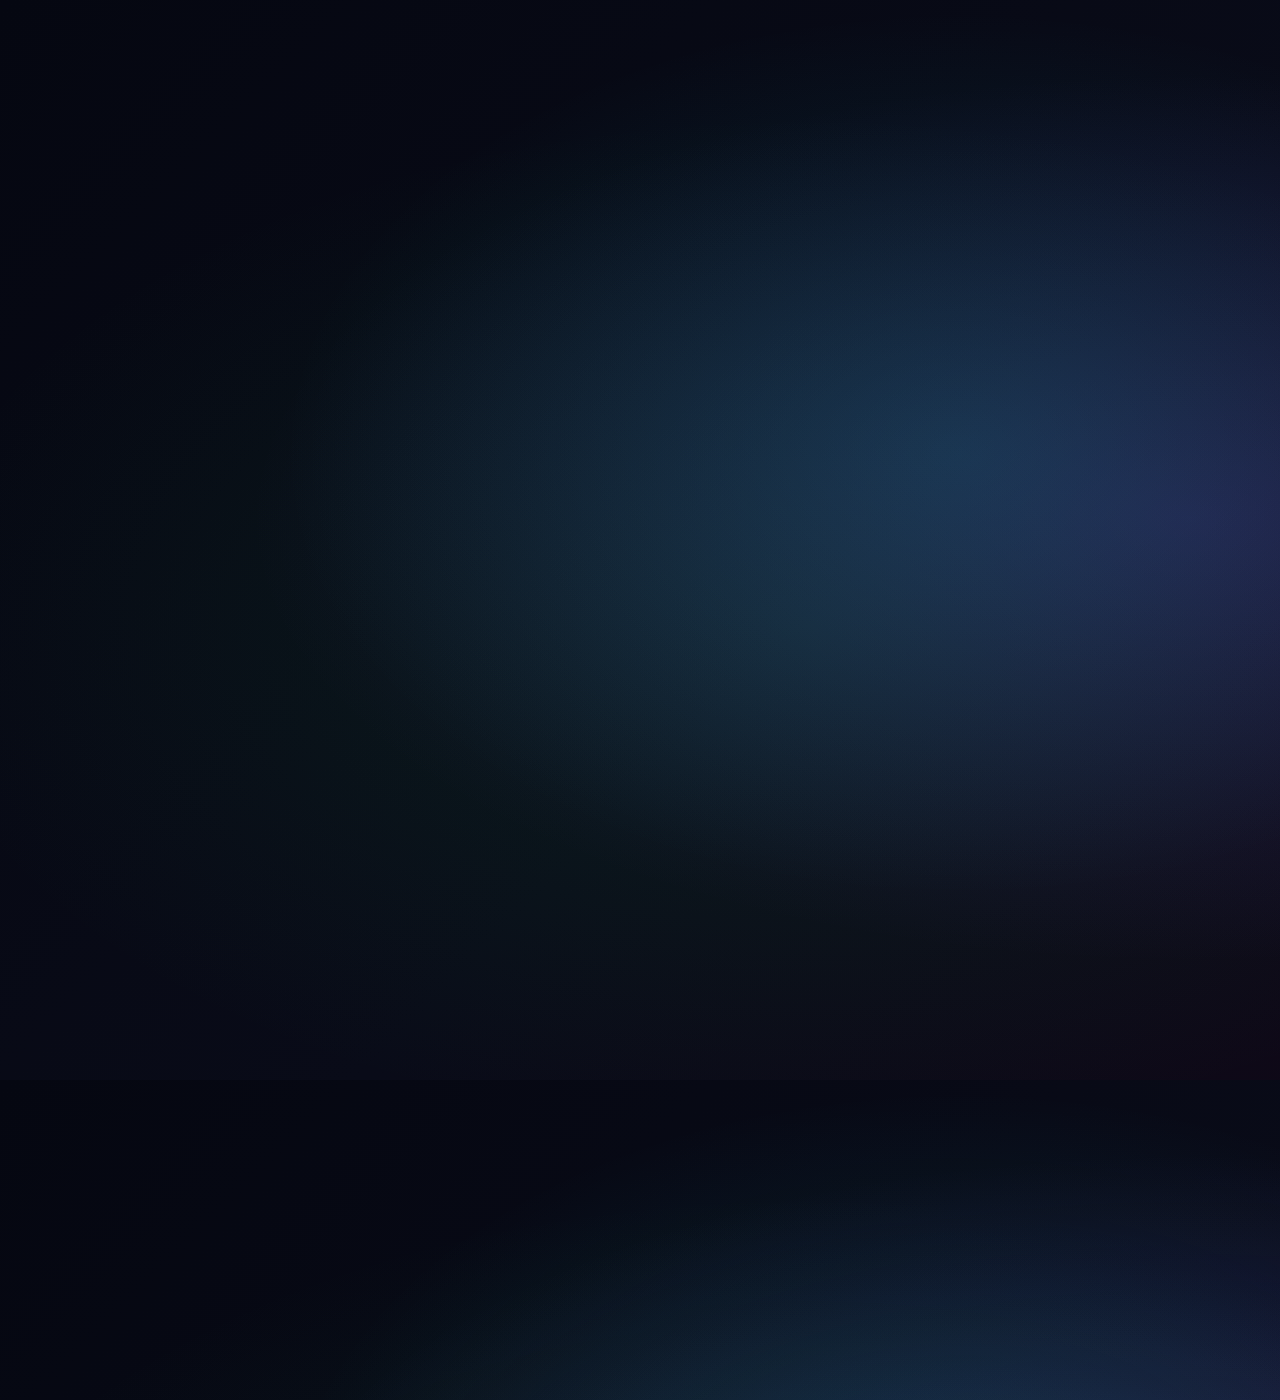
<file: .claude/skills/hyperframes-animation/examples/cta-morph-press.html>
<!doctype html>
<html lang="en">
  <head>
    <meta charset="UTF-8" />
    <meta name="viewport" content="width=1920, height=1080" />
    <title>Scene 10 — HyperFrames Morph Press Interact</title>

    <!--
      HyperFrames composition.tsx.

      Choreography (4 phases, 5.5 seconds total):
        0.17 – 0.64s   Hero "HyperFrames" + logo asset fade up (opacity + y rise)
        0.17 – 5.50s   Logo asset rotates ±4° continuously (sine onUpdate)
        2.17 – 2.62s   Hero shrinks (1 → 0.6) and fades (1 → 0)
        2.17 – 2.62s   "Build video from HTML" CTA pill pops in with back.out(2) overshoot
        2.33 – 2.66s   CTA text fades + lifts into place (after container is recognizable)
        2.83s          Cursor hard-cuts in at off-screen bottom-right
        2.83 – 3.83s   Cursor approaches via spring path to (W/2 + 120, H/2 + 50)
        3.83 – 3.98s   Click DOWN: both cursor and CTA compress to scale 0.9 (sync)
        4.17 – 4.42s   Click UP: both return to scale 1.0 (sync)
          DOM + GSAP opacity tweens; z-index keeps incoming above outgoing
        - Press synchronization uses single GSAP target array ["#cta", "#cursor"]
          to guarantee perfectly identical tween values
        - Cursor opacity uses a 0.001-second fromTo for hard-cut step change
        - Logo uses a local static image asset referenced with a plain URL
        - Breathing rotation only on the logo, not on the whole hero (avoids
          conflict with the morph exit scale tween)
    -->

    <script src="https://cdn.jsdelivr.net/npm/gsap@3.14.2/dist/gsap.min.js"></script>

    <style>
      :root {
        --hf-bg: #050711;
        --hf-bg-2: #0b1020;
        --hf-ink: #f8fafc;
        --hf-muted: #cbd5e1;
        --hf-purple: #7c3aed;
        --hf-purple-soft: #a78bfa;
        --hf-cyan: #18d9e8;
        --hf-green: #22c55e;
        --hf-glass: rgba(248, 250, 252, 0.08);
        --white: #ffffff;
      }
      * {
        margin: 0;
        padding: 0;
        box-sizing: border-box;
      }
      html,
      body {
        margin: 0;
        width: 1920px;
        height: 1080px;
        overflow: hidden;
        background:
          radial-gradient(ellipse at 50% 42%, rgba(24, 217, 232, 0.14), transparent 50%),
          radial-gradient(ellipse at 62% 48%, rgba(124, 58, 237, 0.2), transparent 56%),
          radial-gradient(ellipse at 42% 58%, rgba(34, 197, 94, 0.1), transparent 58%),
          linear-gradient(135deg, #050711 0%, #090b18 48%, #120717 100%);
        font-family:
          "Inter",
          system-ui,
          -apple-system,
          sans-serif;
        color: var(--hf-ink);
      }

      .stage {
        position: absolute;
        inset: 0;
        display: flex;
        align-items: center;
        justify-content: center;
      }

      /* ============================================================
         HERO LOCKUP (Phase 1 — exits during morph)
         ============================================================ */
      .hero {
        position: absolute;
        width: 100%;
        height: 100%;
        display: flex;
        align-items: center;
        justify-content: center;
        gap: 54px;
        will-change: transform, opacity;
      }
      .hero-text {
        font-size: 220px;
        font-weight: 800;
        color: var(--hf-ink);
        letter-spacing: 0;
        line-height: 1;
        margin: 0;
        text-shadow:
          0 0 34px rgba(167, 139, 250, 0.18),
          0 0 72px rgba(24, 217, 232, 0.1);
      }
      .hero-text .brand-accent {
        color: var(--hf-purple-soft);
        text-shadow:
          0 0 34px rgba(124, 58, 237, 0.45),
          0 0 82px rgba(167, 139, 250, 0.22);
      }
      .hero-logo {
        width: 300px;
        height: 300px;
        margin-left: 8px;
        will-change: transform;
        display: flex;
        align-items: center;
        justify-content: center;
      }
      .hero-logo .logo-mark {
        width: 100%;
        height: 100%;
        display: block;
        border-radius: 36px;
        box-shadow:
          0 0 64px rgba(24, 217, 232, 0.32),
          0 0 112px rgba(34, 197, 94, 0.18),
          0 0 150px rgba(124, 58, 237, 0.12);
      }

      /* ============================================================
         CTA PILL (Phase 2 — pops in during morph)
         ============================================================ */
      .cta {
        background: linear-gradient(
          135deg,
          rgba(124, 58, 237, 0.96) 0%,
          rgba(24, 217, 232, 0.9) 48%,
          rgba(34, 197, 94, 0.96) 100%
        );
        padding: 70px 200px;
        border-radius: 200px;
        display: flex;
        align-items: center;
        justify-content: center;
        overflow: hidden;
        border: 1px solid rgba(24, 217, 232, 0.55);
        box-shadow:
          0 24px 60px rgba(0, 0, 0, 0.42),
          0 0 72px rgba(24, 217, 232, 0.24),
          0 0 120px rgba(124, 58, 237, 0.24),
          inset 0 1px 0 rgba(255, 255, 255, 0.24),
          inset 0 0 34px var(--hf-glass);
        will-change: transform, opacity;
        /* initial scale 0 + opacity 0 set by gsap.set() */
      }
      .cta-text {
        color: var(--hf-bg);
        font-size: 110px;
        font-weight: 700;
        white-space: nowrap;
        text-shadow:
          0 1px 0 rgba(255, 255, 255, 0.3),
          0 0 22px rgba(255, 255, 255, 0.12);
        will-change: transform, opacity;
        /* initial opacity 0 + y 10 set by gsap.set() */
      }

      /* ============================================================
         CURSOR (Phase 3 — hard-cuts in)
         ============================================================ */
      .cursor {
        position: absolute;
        left: 0;
        top: 0;
        width: 120px;
        height: 120px;
        will-change: transform, opacity;
        /* initial x/y/opacity set by gsap.set() */
      }
      .cursor .cursor-svg {
        width: 100%;
        height: 100%;
        display: block;
      }
    </style>
  </head>
  <body>
    <div
      id="root"
      data-composition-id="main"
      data-start="0"
      data-duration="5.5"
      data-width="1920"
      data-height="1080"
    >
      <div class="stage clip" data-start="0" data-duration="5.5" data-track-index="1" id="stage">
        <!-- =====================================================
             HERO LOCKUP — "HyperFrames" + logo
             ===================================================== -->
        <div
          class="hero clip"
          id="hero"
          data-start="0"
          data-duration="2.62"
          data-track-index="2"
          data-layout-allow-overflow
          aria-hidden="true"
        >
          <h1 class="hero-text">Hyper<span class="brand-accent">Frames</span></h1>
          <div class="hero-logo" id="hero-logo">
            <!-- Inline-SVG placeholder mark — swap for your logo image -->
            <svg class="logo-mark" viewBox="0 0 100 100" role="img" aria-label="HyperFrames">
              <defs>
                <linearGradient id="hfMark" x1="0" y1="0" x2="1" y2="1">
                  <stop offset="0" stop-color="#8b7bff" />
                  <stop offset="1" stop-color="#3ddc97" />
                </linearGradient>
              </defs>
              <rect x="4" y="4" width="92" height="92" rx="22" fill="url(#hfMark)" />
              <text
                x="50"
                y="63"
                text-anchor="middle"
                font-family="Inter, system-ui, sans-serif"
                font-size="40"
                font-weight="800"
                fill="#fff"
              >
                HF
              </text>
            </svg>
          </div>
        </div>

        <!-- =====================================================
             CTA PILL — "Build video from HTML"
             ===================================================== -->
        <div class="cta" id="cta">
          <span class="cta-text">Build video from HTML</span>
        </div>

        <!-- =====================================================
             CURSOR — inline SVG arrow with drop-shadow
             ===================================================== -->
        <div class="cursor" id="cursor">
          <svg
            class="cursor-svg"
            viewBox="0 0 24 24"
            fill="none"
            xmlns="http://www.w3.org/2000/svg"
            aria-hidden="true"
          >
            <defs>
              <filter id="cursorShadow" x="-50%" y="-50%" width="200%" height="200%">
                <feDropShadow dx="2" dy="4" stdDeviation="3" flood-opacity="0.3" />
              </filter>
            </defs>
            <path
              d="M5.5 3.5L19 10.5L11.5 12.5L15.5 19.5L13.5 20.5L9.5 13.5L5.5 17.5V3.5Z"
              fill="#050711"
              stroke="#f8fafc"
              stroke-width="1.5"
              stroke-linejoin="round"
              filter="url(#cursorShadow)"
            />
          </svg>
        </div>
      </div>
    </div>

    <script>
      /* ================================================================
         TIMING
         ================================================================ */
      const W = 1920,
        H = 1080;
      const TOTAL_DUR = 5.5;

      const TIMING = {
        introStart: 0.17, // ~5 frames at 30 fps
        introDur: 0.47, // hero enter spring settle

        morphAt: 2.17, // ~65 frames
        morphExitDur: 0.5,
        morphFadeDur: 0.15, // 30% of exit
        morphEntDur: 0.45, // CTA pop-in

        textRevealAt: 2.33, // morph + 0.17 s
        textRevealDur: 0.33,

        cursorEnterAt: 2.83,
        cursorPathDur: 1.0,

        clickDownAt: 3.83,
        clickDownDur: 0.15,
        clickUpAt: 4.17,
        clickUpDur: 0.25,

        pressIntensity: 0.1,
      };

      /* ================================================================
         INITIAL STATES (via gsap.set, before the timeline runs)
         ================================================================ */
      // Hero: starts at opacity 0, y +40 (will fade up)
      gsap.set("#hero", { opacity: 0, y: 40 });

      // CTA: starts invisible (scale 0, opacity 0) — morph pops it in
      gsap.set("#cta", { scale: 0, opacity: 0 });

      // CTA text: starts at opacity 0 + y 10 — reveals after container is recognizable
      gsap.set(".cta-text", { opacity: 0, y: 10 });

      // Cursor: starts off-screen bottom-right + invisible + scale 1 baseline
      gsap.set("#cursor", {
        x: W + 100,
        y: H + 200,
        scale: 1,
        opacity: 0,
      });

      /* ================================================================
         TIMELINE
         ================================================================ */
      window.__timelines = window.__timelines || {};
      const tl = gsap.timeline({ paused: true });
      window.__timelines["main"] = tl;

      /* ----------------------------------------------------------------
         PHASE 1: Hero entrance + breathing rotation on logo
         ---------------------------------------------------------------- */
      tl.to(
        "#hero",
        {
          opacity: 1,
          y: 0,
          duration: TIMING.introDur,
          ease: "power3.out", // spring(stiffness:120, damping:14)
        },
        TIMING.introStart,
      );

      // Continuous breathing rotation on the logo. ±4° over ~6.3 s period.
      // For a 5.5 s composition this is just under one cycle — subtle but alive.
      // Use Form 2 (onUpdate reading tl.time) per sine-wave-loop rule.
      const logoEl = document.querySelector("#hero-logo");
      tl.to(
        { tick: 0 },
        {
          tick: 1,
          duration: TOTAL_DUR,
          ease: "none",
          onUpdate: function () {
            const t = tl.time();
            gsap.set(logoEl, { rotation: Math.sin(t * 1.0) * 4 });
          },
        },
        0,
      );

      /* ----------------------------------------------------------------
         PHASE 2: Scale-swap morph
         Three concurrent tween clusters from MORPH_AT.
         ---------------------------------------------------------------- */
      // (1) Hero shrinks
      tl.to(
        "#hero",
        {
          scale: 0.6,
          duration: TIMING.morphExitDur,
          ease: "power3.out", // spring(stiffness:150, damping:18)
        },
        TIMING.morphAt,
      );

      // (2) Hero fades fast (30% of shrink dur)
      tl.to(
        "#hero",
        {
          opacity: 0,
          duration: TIMING.morphFadeDur,
          ease: "power2.out",
        },
        TIMING.morphAt,
      );

      tl.set(
        "#hero",
        {
          x: -4000,
        },
        TIMING.morphAt + TIMING.morphFadeDur,
      );

      // (3) CTA pops in with overshoot
      tl.to(
        "#cta",
        {
          scale: 1,
          opacity: 1,
          duration: TIMING.morphEntDur,
          ease: "back.out(2)", // spring(stiffness:200, damping:15, mass:0.6)
        },
        TIMING.morphAt,
      );

      // (4) CTA text reveals after container reaches recognizable scale
      tl.to(
        ".cta-text",
        {
          opacity: 1,
          y: 0,
          duration: TIMING.textRevealDur,
          ease: "power2.out",
        },
        TIMING.textRevealAt,
      );

      /* ----------------------------------------------------------------
         PHASE 3: Cursor entry + motion path
         ---------------------------------------------------------------- */
      // Hard-cut opacity (cursors don't fade in — they appear).
      // 0.001 s tween creates a step change that scrubs correctly.
      tl.fromTo(
        "#cursor",
        { opacity: 0 },
        { opacity: 1, duration: 0.001, ease: "none" },
        TIMING.cursorEnterAt,
      );

      // Spring-driven approach to a target slightly offset from center
      // (where a human would naturally aim — not dead-center).
      tl.to(
        "#cursor",
        {
          x: W / 2 + 120,
          y: H / 2 + 50,
          duration: TIMING.cursorPathDur,
          ease: "power2.out", // spring(stiffness:60, damping:20)
        },
        TIMING.cursorEnterAt,
      );

      /* ----------------------------------------------------------------
         PHASE 4: Physics-based press
         Both CTA and cursor compress together — single target array.
         ---------------------------------------------------------------- */
      // Press DOWN — both elements compress to (1 - intensity)
      tl.to(
        ["#cta", "#cursor"],
        {
          scale: 1 - TIMING.pressIntensity,
          duration: TIMING.clickDownDur,
          ease: "power3.out", // spring(stiffness:300, damping:20)
        },
        TIMING.clickDownAt,
      );

      // RELEASE — back to scale 1.0
      tl.to(
        ["#cta", "#cursor"],
        {
          scale: 1.0,
          duration: TIMING.clickUpDur,
          ease: "power2.out", // spring(stiffness:200, damping:15)
        },
        TIMING.clickUpAt,
      );
    </script>
  </body>
</html>
</file>
<file: whatsapp-insights/web/assets/styles.css>
/* Layout: a single readout column (max 960px), right-to-left, built like a lab report
   for your phone life. Yoav's palette: cream and plum, powder blue for data, gold only on buttons.
   Numbers in Barlow Condensed, everything else in Heebo, like his pages. */
:root {
  --bg: #F6EAD0;
  --surface: #FFFAF0;
  --ink: #352D34;
  --muted: #6E606C;
  --line: #E4D4B6;
  --accent: #4A414A;
  --accent-ink: #F6EAD0;
  --cold: #5F7F99;
  --soft: #F0E2C6;
  --good: #3F7A57;
  --warn: #9A6A1E;
  --bad: #9E3B2F;
  --btn: #F2B84B;
  --btn-ink: #352D34;
  --font-display: "Barlow Condensed", "Heebo", Arial, sans-serif;
  --font-body: "Heebo", Arial, sans-serif;
  --radius: 14px;
}
@media (prefers-color-scheme: dark) {
  :root:not([data-theme="light"]) {
    --bg: #4A414A; --surface: #564A55; --ink: #F6EAD0; --muted: #CDBFB0; --line: #6E626D;
    --accent: #F6EAD0; --accent-ink: #352D34; --cold: #BFCFDD; --soft: #625661;
    --good: #9BD3B0; --warn: #EAC88A; --bad: #F0A595; color-scheme: dark;
  }
}
:root[data-theme="dark"] {
  --bg: #4A414A; --surface: #564A55; --ink: #F6EAD0; --muted: #CDBFB0; --line: #6E626D;
  --accent: #F6EAD0; --accent-ink: #352D34; --cold: #BFCFDD; --soft: #625661;
  --good: #9BD3B0; --warn: #EAC88A; --bad: #F0A595; color-scheme: dark;
}

* { box-sizing: border-box; }
html { -webkit-text-size-adjust: 100%; }
body {
  margin: 0; background: var(--bg); color: var(--ink); font-family: var(--font-body);
  font-size: 16px; line-height: 1.6; direction: rtl;
}
a { color: var(--cold); }
img { max-width: 100%; }
[hidden] { display: none !important; }
h1, h2, h3 { text-wrap: balance; line-height: 1.15; margin: 0; }
p { margin: 0; }
:focus-visible { outline: 3px solid var(--accent); outline-offset: 2px; border-radius: 6px; }
.wai-select { user-select: all; }

.wai-wrap {
  max-width: 960px; margin: 0 auto;
  padding-left: max(16px, env(safe-area-inset-left, 0px));
  padding-right: max(16px, env(safe-area-inset-right, 0px));
}

/* ---------- shared bits ---------- */
.wai-eyebrow { font-size: 13px; font-weight: 600; letter-spacing: .04em; color: var(--muted); }
.wai-muted { color: var(--muted); }
.wai-btn {
  display: inline-flex; align-items: center; justify-content: center; gap: 8px;
  min-height: 48px; padding: 0 22px; border-radius: 999px; border: 1.5px solid var(--line);
  background: var(--surface); color: var(--ink); font: 600 16px var(--font-body); cursor: pointer; text-decoration: none;
}
.wai-btn:hover { border-color: var(--ink); }
.wai-btn--primary { background: var(--btn); border-color: var(--btn); color: var(--btn-ink); font-weight: 800; }
.wai-btn--primary:hover { filter: brightness(1.06); border-color: var(--btn); }
.wai-btn[disabled] { opacity: .6; cursor: wait; }
.wai-chip {
  display: inline-block; padding: 2px 12px; border-radius: 999px; font-size: 13px; font-weight: 600;
  background: var(--soft); color: var(--ink); white-space: nowrap;
}
.wai-chip--low { background: color-mix(in srgb, var(--bad) 16%, transparent); color: var(--bad); }
.wai-chip--mid { background: color-mix(in srgb, var(--warn) 18%, transparent); color: var(--warn); }
.wai-chip--high { background: color-mix(in srgb, var(--good) 16%, transparent); color: var(--good); }
.wai-chip--neutral { background: var(--soft); color: var(--muted); }
.wai-tag { display: inline-block; font-size: 12px; font-weight: 600; color: var(--cold); border: 1px solid currentColor; border-radius: 6px; padding: 0 6px; }

/* ---------- report ---------- */
.wai-report { display: flex; flex-direction: column; gap: 20px; padding-block: 8px 40px; }
.wai-meta { color: var(--muted); font-size: 14px; }

.wai-hero {
  display: grid; grid-template-columns: 1.5fr 1fr; gap: 24px 32px; align-items: start;
  background: var(--surface); border: 1px solid var(--line); border-radius: var(--radius); padding: 28px;
  border-top: 6px solid var(--accent);
}
.wai-hero__main { min-width: 0; display: flex; flex-direction: column; gap: 6px; }
.wai-arch { font-family: var(--font-display); font-weight: 900; font-size: clamp(40px, 8vw, 72px); line-height: 1; letter-spacing: -.02em; }
.wai-tagline { font-size: 20px; font-weight: 600; }
.wai-desc { color: var(--muted); max-width: 46ch; }
.wai-secondary { font-size: 14px; color: var(--muted); }
.wai-hero__score { display: flex; flex-direction: column; gap: 8px; align-items: flex-start; }
.wai-score { direction: ltr; display: flex; align-items: baseline; gap: 4px; font-family: var(--font-display); font-weight: 700; line-height: .9; }
.wai-score__num { font-size: 96px; color: var(--accent); font-variant-numeric: tabular-nums; }
.wai-score__of { font-size: 36px; color: var(--muted); }
.wai-battery { display: grid; grid-template-columns: repeat(10, 1fr); gap: 4px; width: 100%; max-width: 260px; direction: rtl; }
.wai-cell { height: 18px; border-radius: 3px; background: var(--soft); }
.wai-battery--low .is-on { background: var(--bad); }
.wai-battery--mid .is-on { background: var(--warn); }
.wai-battery--high .is-on { background: var(--good); }
.wai-hl { grid-column: 1 / -1; list-style: none; margin: 0; padding: 18px 0 0; border-top: 1px solid var(--line);
  display: grid; grid-template-columns: repeat(3, 1fr); gap: 16px; }
.wai-hl li { display: flex; flex-direction: column; min-width: 0; }
.wai-hl__val { font-family: var(--font-display); font-size: 36px; font-weight: 700; line-height: 1.1; font-variant-numeric: tabular-nums; }
.wai-hl__label { font-size: 13px; color: var(--muted); overflow-wrap: anywhere; }
.wai-actions { grid-column: 1 / -1; display: flex; flex-wrap: wrap; gap: 12px; }

.wai-section {
  background: var(--surface); border: 1px solid var(--line); border-radius: var(--radius); padding: 24px 28px;
  display: flex; flex-direction: column; gap: 14px; min-width: 0;
}
.wai-section h3 { font-size: 26px; font-weight: 700; }
.wai-lead { font-size: 17px; max-width: 62ch; }
.wai-lead b { color: var(--accent); }
.wai-subhead { font-weight: 700; margin-top: 6px; }

.wai-grid { display: grid; gap: 16px; }
.wai-grid--chart { grid-template-columns: 1.7fr 1fr; align-items: end; }
.wai-grid--two { grid-template-columns: 1fr 1fr; }
.wai-grid--cards { grid-template-columns: repeat(auto-fit, minmax(220px, 1fr)); }
.wai-figure { margin: 0; min-width: 0; }
.wai-figure figcaption { font-size: 13px; color: var(--muted); margin-top: 4px; }
.wai-chart { width: 100%; height: auto; display: block; }
.wai-chart--week { max-width: 340px; }
.wai-chart text { font: 500 11px var(--font-body); fill: var(--muted); }
.wai-axis { stroke: var(--line); stroke-width: 1; }
.wai-bar { fill: var(--cold); }
.wai-bar--night { fill: var(--accent); }

.wai-stats { display: grid; grid-template-columns: repeat(auto-fit, minmax(140px, 1fr)); gap: 12px; }
.wai-stat { display: flex; flex-direction: column; background: var(--soft); border-radius: 10px; padding: 12px 14px; min-width: 0; }
.wai-stat__val { font-family: var(--font-display); font-size: 34px; font-weight: 700; line-height: 1.1; font-variant-numeric: tabular-nums; }
.wai-stat__label { font-size: 13px; color: var(--muted); }
.wai-stat__note { font-size: 12px; color: var(--muted); }

.wai-drains__title { font-weight: 700; margin-bottom: 6px; }
.wai-drains ul { list-style: none; margin: 0; padding: 0; display: grid; gap: 6px; }
.wai-drains li { display: flex; justify-content: space-between; gap: 12px; border-bottom: 1px dashed var(--line); padding-bottom: 6px; }
.wai-drains b { color: var(--bad); font-variant-numeric: tabular-nums; }

.wai-hbars { list-style: none; margin: 0; padding: 0; display: grid; gap: 10px; }
.wai-hbars li { display: grid; grid-template-columns: minmax(90px, 160px) 1fr 76px; align-items: center; gap: 12px; }
.wai-hbars__label { font-weight: 600; font-size: 15px; }
.wai-hbars__track { height: 12px; background: var(--soft); border-radius: 999px; overflow: hidden; }
.wai-hbars__fill { display: block; height: 100%; background: var(--cold); border-radius: 999px; }
.wai-hbars li:first-child .wai-hbars__fill { background: var(--accent); }
.wai-hbars__val { font-size: 14px; color: var(--muted); font-variant-numeric: tabular-nums; }

.wai-card { background: var(--soft); border-radius: 12px; padding: 16px 18px; display: flex; flex-direction: column; gap: 6px; min-width: 0; }
.wai-card__title { font-weight: 700; }
.wai-card__val { font-family: var(--font-display); font-size: 34px; font-weight: 700; line-height: 1.1; color: var(--cold); }
.wai-card--step { background: color-mix(in srgb, var(--accent) 12%, var(--surface)); }
.wai-card--charge .wai-card__title { color: var(--good); }
.wai-card--drain .wai-card__title { color: var(--bad); }
.wai-card--ai { border-inline-start: 4px solid var(--cold); }
.wai-people { list-style: none; margin: 0; padding: 0; display: grid; gap: 8px; }
.wai-people li { display: flex; flex-wrap: wrap; gap: 4px 10px; align-items: baseline; }
.wai-people span { color: var(--muted); font-size: 14px; }

.wai-table-wrap { overflow-x: auto; border: 1px solid var(--line); border-radius: 10px; }
.wai-table { width: 100%; border-collapse: collapse; font-size: 14px; font-variant-numeric: tabular-nums; min-width: 620px; }
.wai-table th, .wai-table td { padding: 10px 12px; text-align: right; border-bottom: 1px solid var(--line); white-space: nowrap; }
.wai-table thead th { font-size: 12px; color: var(--muted); font-weight: 600; background: var(--soft); }
.wai-table tbody tr:last-child th, .wai-table tbody tr:last-child td { border-bottom: 0; }

.wai-limits { list-style: none; margin: 0; padding: 0; display: grid; gap: 10px; }
.wai-limits li { border-inline-start: 3px solid var(--accent); padding: 4px 12px; display: flex; flex-direction: column; gap: 2px; }
.wai-limits__head { display: flex; gap: 10px; align-items: baseline; flex-wrap: wrap; }
.wai-count { color: var(--accent); font-weight: 700; font-variant-numeric: tabular-nums; }
.wai-limits q { color: var(--muted); font-size: 14px; overflow-wrap: anywhere; }
.wai-beliefs { list-style: none; padding: 0; margin: 0; display: grid; gap: 10px; }
.wai-beliefs li { display: flex; flex-direction: column; gap: 2px; background: var(--soft); border-radius: 10px; padding: 12px 14px; }
.wai-evidence { font-size: 13px; color: var(--muted); }
.wai-reframe { font-size: 14px; color: var(--good); }

.wai-cta {
  display: flex; align-items: center; justify-content: space-between; gap: 16px; flex-wrap: wrap;
  background: var(--ink); color: var(--bg); border-radius: 12px; padding: 18px 20px;
}
.wai-cta p { max-width: 52ch; }
.wai-cta__title { font-family: var(--font-display); font-size: 26px; font-weight: 900; line-height: 1.1; }

/* personality: five traits as scales, the year as bars + a mood line */
.wai-traits { list-style: none; margin: 0; padding: 0; display: grid; gap: 18px; }
.wai-trait { display: grid; gap: 4px; padding-bottom: 14px; border-bottom: 1px dashed var(--line); }
.wai-trait:last-child { border-bottom: 0; padding-bottom: 0; }
.wai-trait__head { display: flex; justify-content: space-between; align-items: center; gap: 12px; flex-wrap: wrap; }
.wai-trait__head b { font-size: 18px; }
.wai-scale__cells { display: inline-grid; grid-template-columns: repeat(5, 34px); gap: 4px; direction: rtl; }
.wai-scale__cell { height: 12px; border-radius: 999px; background: var(--soft); }
.wai-scale__cell.is-past { background: color-mix(in srgb, var(--cold) 45%, var(--soft)); }
.wai-scale__cell.is-on { background: var(--accent); }
.wai-scale__ends { display: flex; justify-content: space-between; font-size: 12px; color: var(--muted); }
.wai-mood { fill: none; stroke: var(--accent); stroke-width: 2.5; stroke-linejoin: round; }
.wai-mood__dot { fill: var(--accent); }
.wai-chips { display: flex; flex-wrap: wrap; gap: 8px; margin: 0; }

.wai-care { background: color-mix(in srgb, var(--cold) 14%, var(--surface)); border: 1px solid var(--cold); border-radius: var(--radius); padding: 18px 20px; display: grid; gap: 6px; }
.wai-foot { color: var(--muted); font-size: 13px; display: grid; gap: 4px; padding-top: 8px; }

/* ---------- pages ---------- */
.site-head { padding-block: 18px; display: flex; justify-content: space-between; align-items: center; gap: 12px; }
.site-mark { font-family: var(--font-display); font-weight: 900; font-size: 24px; color: var(--ink); text-decoration: none; line-height: 1; }
.site-mark span { color: var(--accent); }
.site-foot { padding-block: 32px 48px; color: var(--muted); font-size: 13px; display: flex; flex-wrap: wrap; gap: 8px 20px; border-top: 1px solid var(--line); margin-top: 40px; }

.hero { padding-block: 24px 32px; display: grid; gap: 18px; }
.hero h1 { font-family: var(--font-display); font-weight: 700; font-size: clamp(64px, 14vw, 132px); line-height: .88; }
.hero h1 em { font-style: normal; color: var(--accent); }
.hero__sub { font-size: 20px; max-width: 44ch; }
.hero__proof { list-style: none; margin: 0; padding: 0; display: flex; flex-wrap: wrap; gap: 8px 18px; color: var(--muted); font-size: 14px; }
.hero__proof li { display: inline-flex; align-items: center; gap: 8px; }
.hero__proof li::before { content: ""; width: 6px; height: 6px; border-radius: 50%; background: var(--accent); }

.preview { position: relative; }
.preview__label { position: absolute; top: 12px; left: 12px; z-index: 1; background: var(--ink); color: var(--bg); font-size: 12px; font-weight: 700; padding: 2px 10px; border-radius: 999px; }

.block { padding-block: 36px; display: grid; gap: 18px; }
.block h2 { font-size: 32px; font-weight: 700; }
.discover { list-style: none; margin: 0; padding: 0; display: grid; grid-template-columns: repeat(auto-fit, minmax(230px, 1fr)); gap: 14px; }
.discover li { background: var(--surface); border: 1px solid var(--line); border-radius: var(--radius); padding: 18px; display: grid; gap: 6px; }
.discover b { font-size: 18px; }
.discover span { color: var(--muted); font-size: 15px; }

.signup { background: var(--surface); border: 1px solid var(--line); border-radius: var(--radius); padding: 24px; display: grid; gap: 16px; }
.signup h2 { font-size: 30px; }
.form { display: grid; gap: 14px; }
.form__row { display: grid; grid-template-columns: 1fr 1fr; gap: 14px; }
.field { display: grid; gap: 6px; min-width: 0; }
.field label, .field legend { font-weight: 600; font-size: 14px; }
.field input[type="text"], .field input[type="email"] {
  min-height: 48px; padding: 0 14px; border-radius: 10px; border: 1.5px solid var(--line);
  background: var(--bg); color: var(--ink); font: 16px var(--font-body); width: 100%;
}
fieldset.field { border: 0; padding: 0; margin: 0; }
.options { display: flex; flex-wrap: wrap; gap: 8px; }
.options label { display: inline-flex; align-items: center; gap: 6px; min-height: 44px; padding: 0 14px; border: 1.5px solid var(--line); border-radius: 999px; cursor: pointer; font-weight: 500; }
.options input { accent-color: var(--accent); }
.options label:has(input:checked) { border-color: var(--accent); background: color-mix(in srgb, var(--accent) 10%, transparent); }
.consent { display: flex; gap: 10px; align-items: flex-start; font-size: 14px; color: var(--muted); }
.consent input { margin-top: 4px; accent-color: var(--accent); width: 18px; height: 18px; flex: none; }
.form__error { color: var(--bad); font-size: 14px; }
.privacy-note { display: block; background: var(--soft); border-radius: 10px; padding: 14px 16px; font-size: 15px; }
.privacy-note b { white-space: nowrap; }

.paths { display: grid; grid-template-columns: 1fr 1fr; gap: 16px; }
.path { background: var(--surface); border: 1px solid var(--line); border-radius: var(--radius); padding: 22px; display: grid; gap: 10px; align-content: start; }
.path h3 { font-size: 22px; }
.path--pro { border-color: var(--cold); }
.path ul { margin: 0; padding-inline-start: 18px; color: var(--muted); font-size: 15px; }

/* ---------- tool (app.html) ---------- */
.steps { display: grid; gap: 16px; padding-block: 8px 40px; }
.steps > *, .step > * { min-width: 0; }
.step { background: var(--surface); border: 1px solid var(--line); border-radius: var(--radius); padding: 22px; display: grid; grid-template-columns: minmax(0, 1fr); gap: 14px; }
.step h2 { font-size: 24px; }
.tabs { display: flex; gap: 8px; flex-wrap: wrap; }
.tabs button { min-height: 44px; padding: 0 18px; border-radius: 999px; border: 1.5px solid var(--line); background: var(--bg); color: var(--ink); font: 600 15px var(--font-body); cursor: pointer; }
.tabs button[aria-selected="true"] { border-color: var(--ink); background: var(--ink); color: var(--bg); }
.howto { margin: 0; padding-inline-start: 22px; display: grid; gap: 6px; }
.drop {
  display: grid; place-items: center; gap: 8px; text-align: center; padding: 28px 16px;
  border: 2px dashed var(--line); border-radius: var(--radius); background: var(--bg); cursor: pointer;
}
.drop.is-over { border-color: var(--accent); }
.drop b { font-size: 18px; }
.files { list-style: none; margin: 0; padding: 0; display: grid; gap: 6px; font-size: 14px; }
.files li { display: flex; justify-content: space-between; gap: 10px; background: var(--soft); border-radius: 8px; padding: 8px 12px; }
.who { display: flex; flex-wrap: wrap; gap: 8px; }
.status { color: var(--muted); font-size: 14px; }
.code {
  direction: ltr; text-align: left; font: 13px/1.5 ui-monospace, Menlo, Consolas, monospace; background: var(--soft);
  border-radius: 10px; padding: 12px 14px; overflow-x: auto; white-space: pre;
}
.copy-row { display: flex; gap: 8px; align-items: stretch; flex-wrap: wrap; }
.copy-row .code { flex: 1 1 280px; min-width: 0; }
.card-preview { display: grid; gap: 8px; justify-items: start; }
.card-preview img { max-width: 260px; border-radius: 12px; border: 1px solid var(--line); }
.prose { max-width: 70ch; display: grid; gap: 12px; padding-block: 16px 40px; }
.prose h1 { font-family: var(--font-display); font-size: 64px; }
.prose h2 { font-size: 22px; margin-top: 12px; }
.prose ul { margin: 0; padding-inline-start: 20px; display: grid; gap: 4px; }

@media (max-width: 720px) {
  .wai-hero { grid-template-columns: 1fr; padding: 22px 18px; }
  .wai-section { padding: 20px 16px; }
  .wai-grid--chart, .wai-grid--two, .paths, .form__row { grid-template-columns: 1fr; }
  .wai-hl { grid-template-columns: 1fr 1fr 1fr; gap: 10px; }
  .wai-hl__val { font-size: 26px; }
  .wai-hbars li { grid-template-columns: 96px 1fr 64px; gap: 8px; }
  .wai-score__num { font-size: 84px; }
}
@media (prefers-reduced-motion: no-preference) {
  .wai-hbars__fill { transition: width .6s ease-out; }
}
</file>
